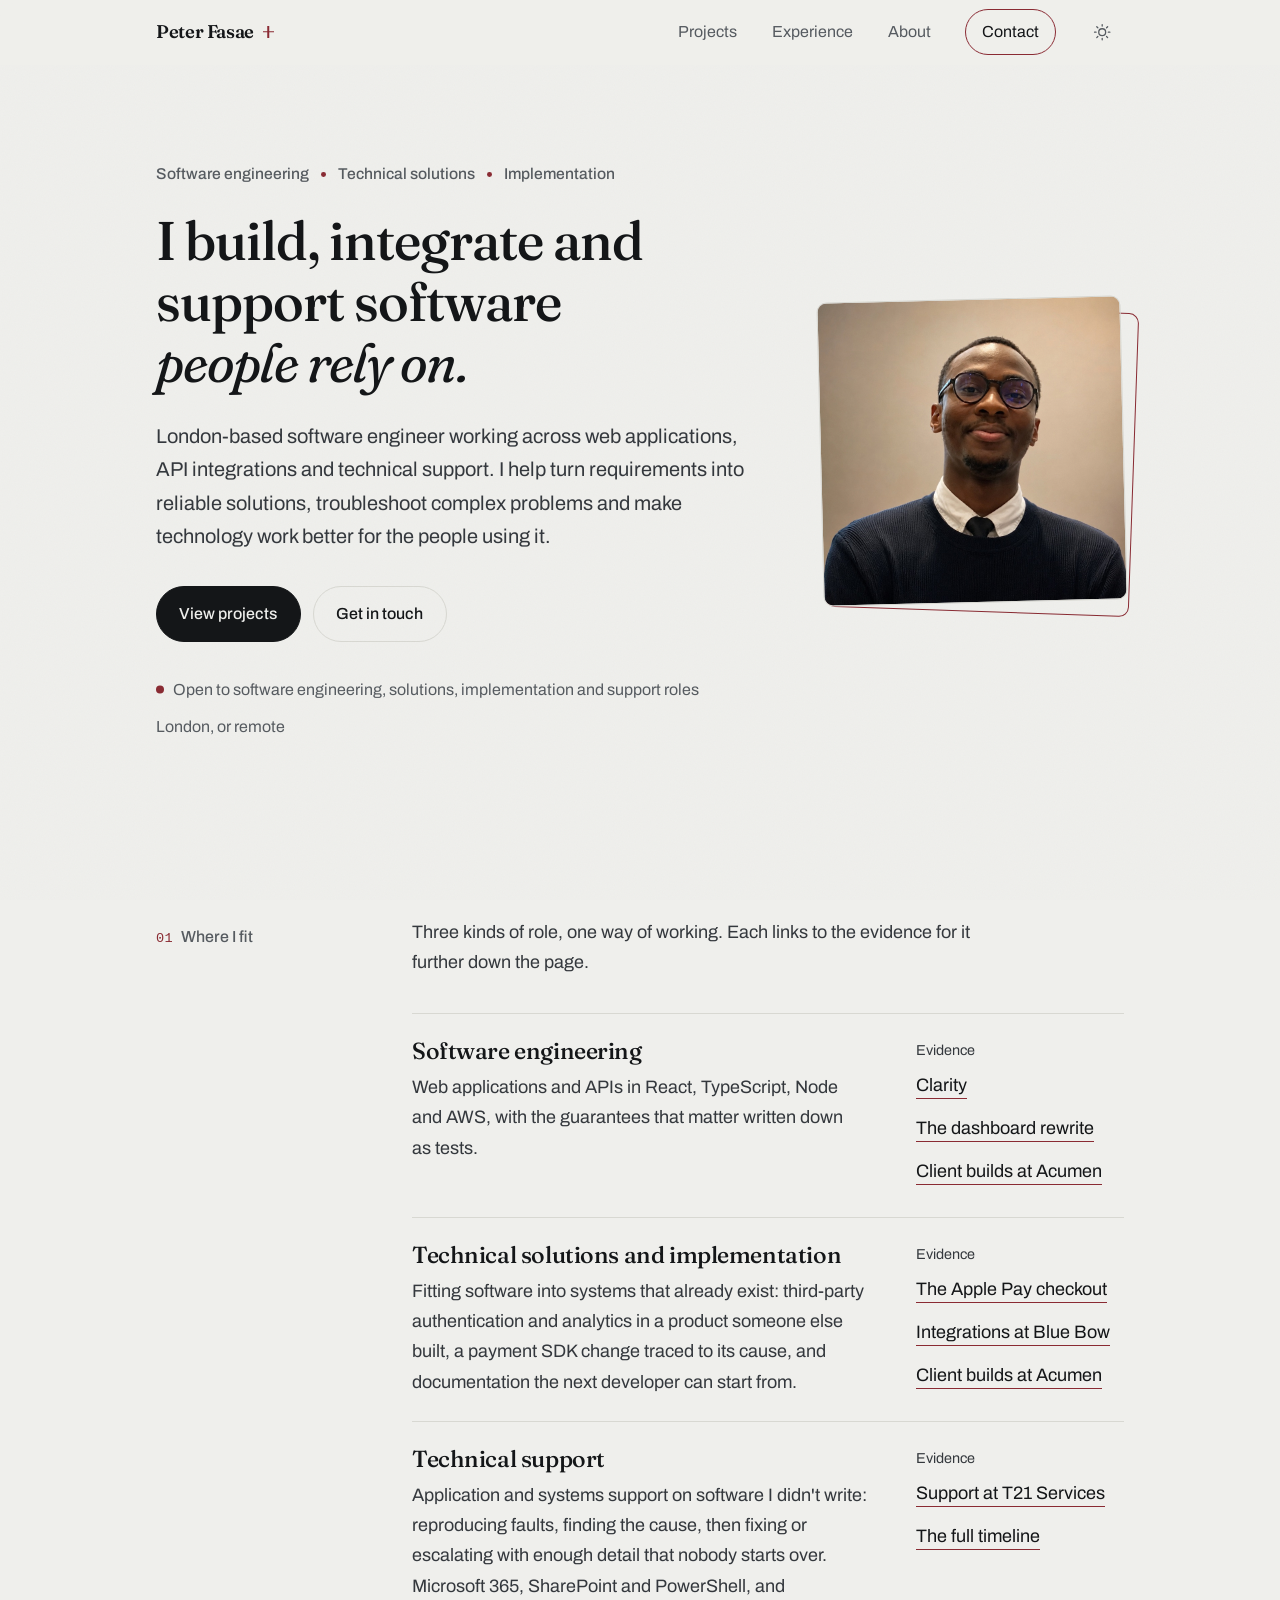
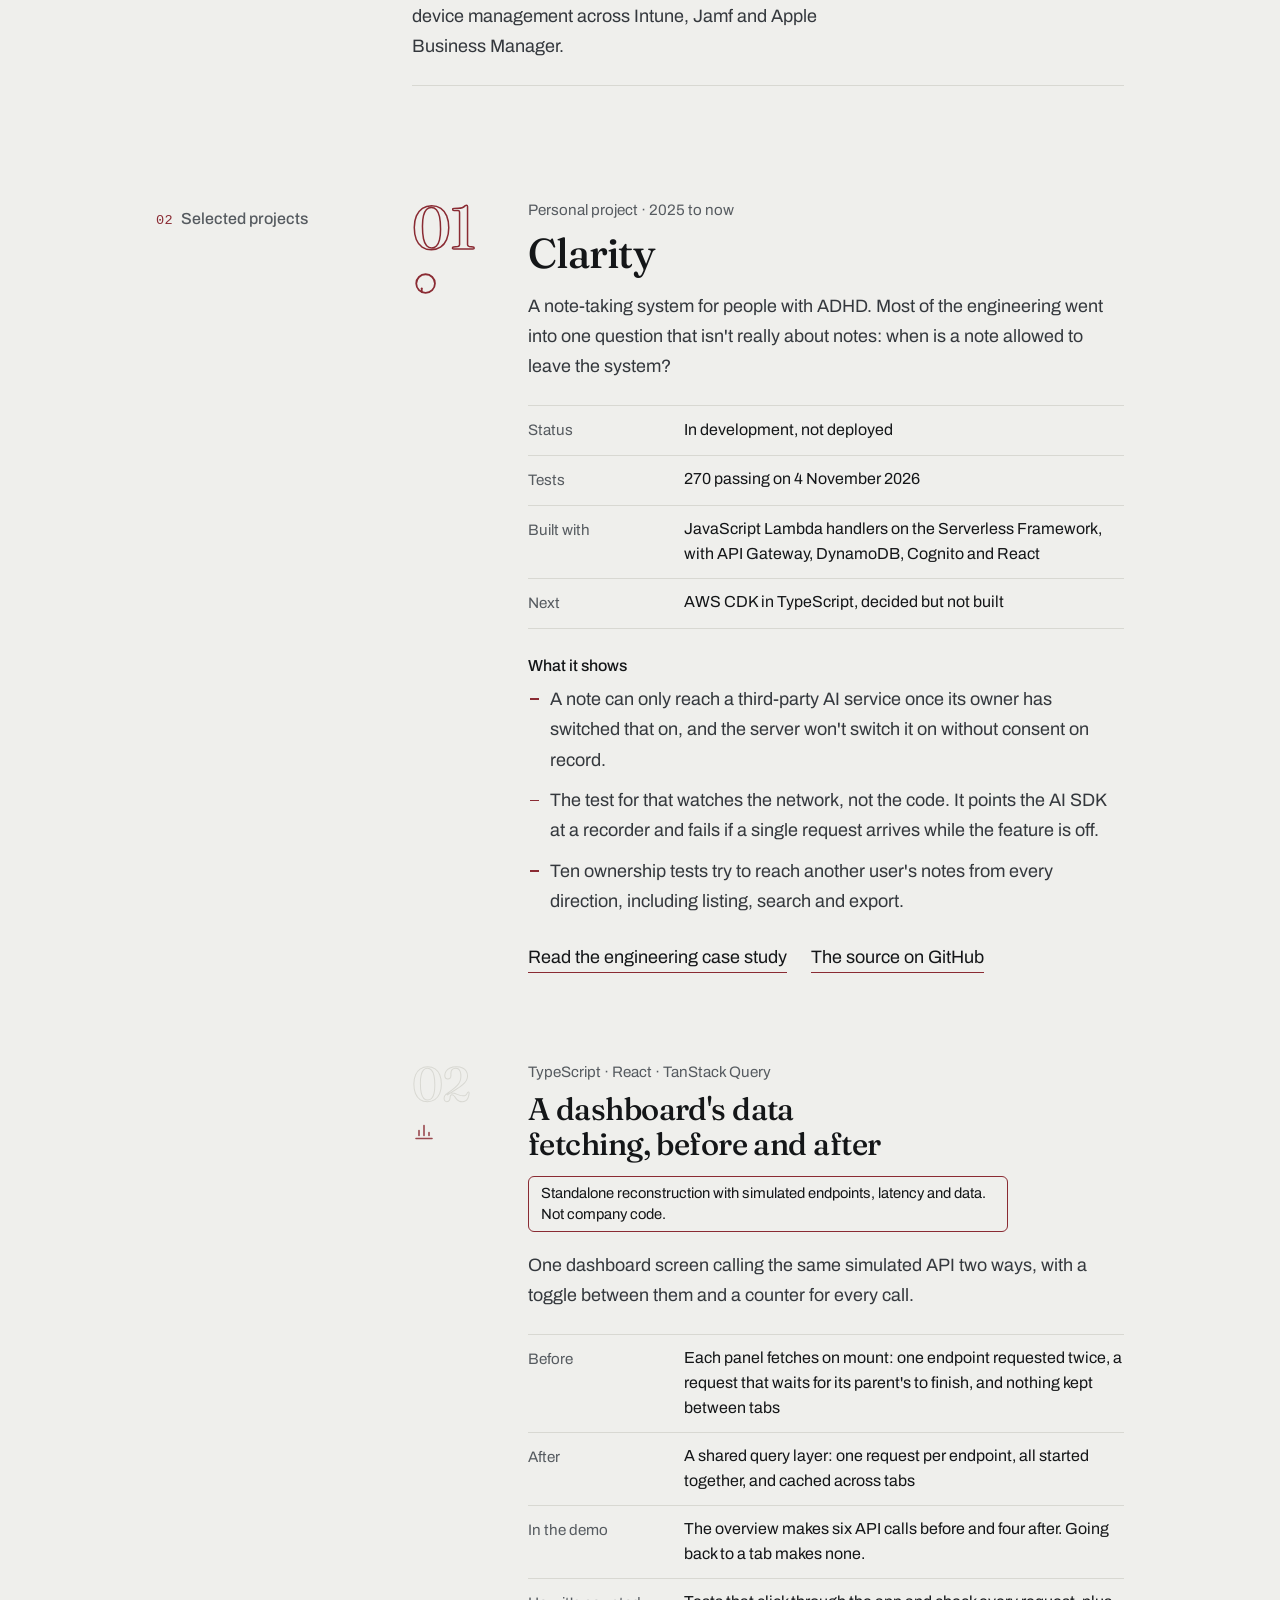
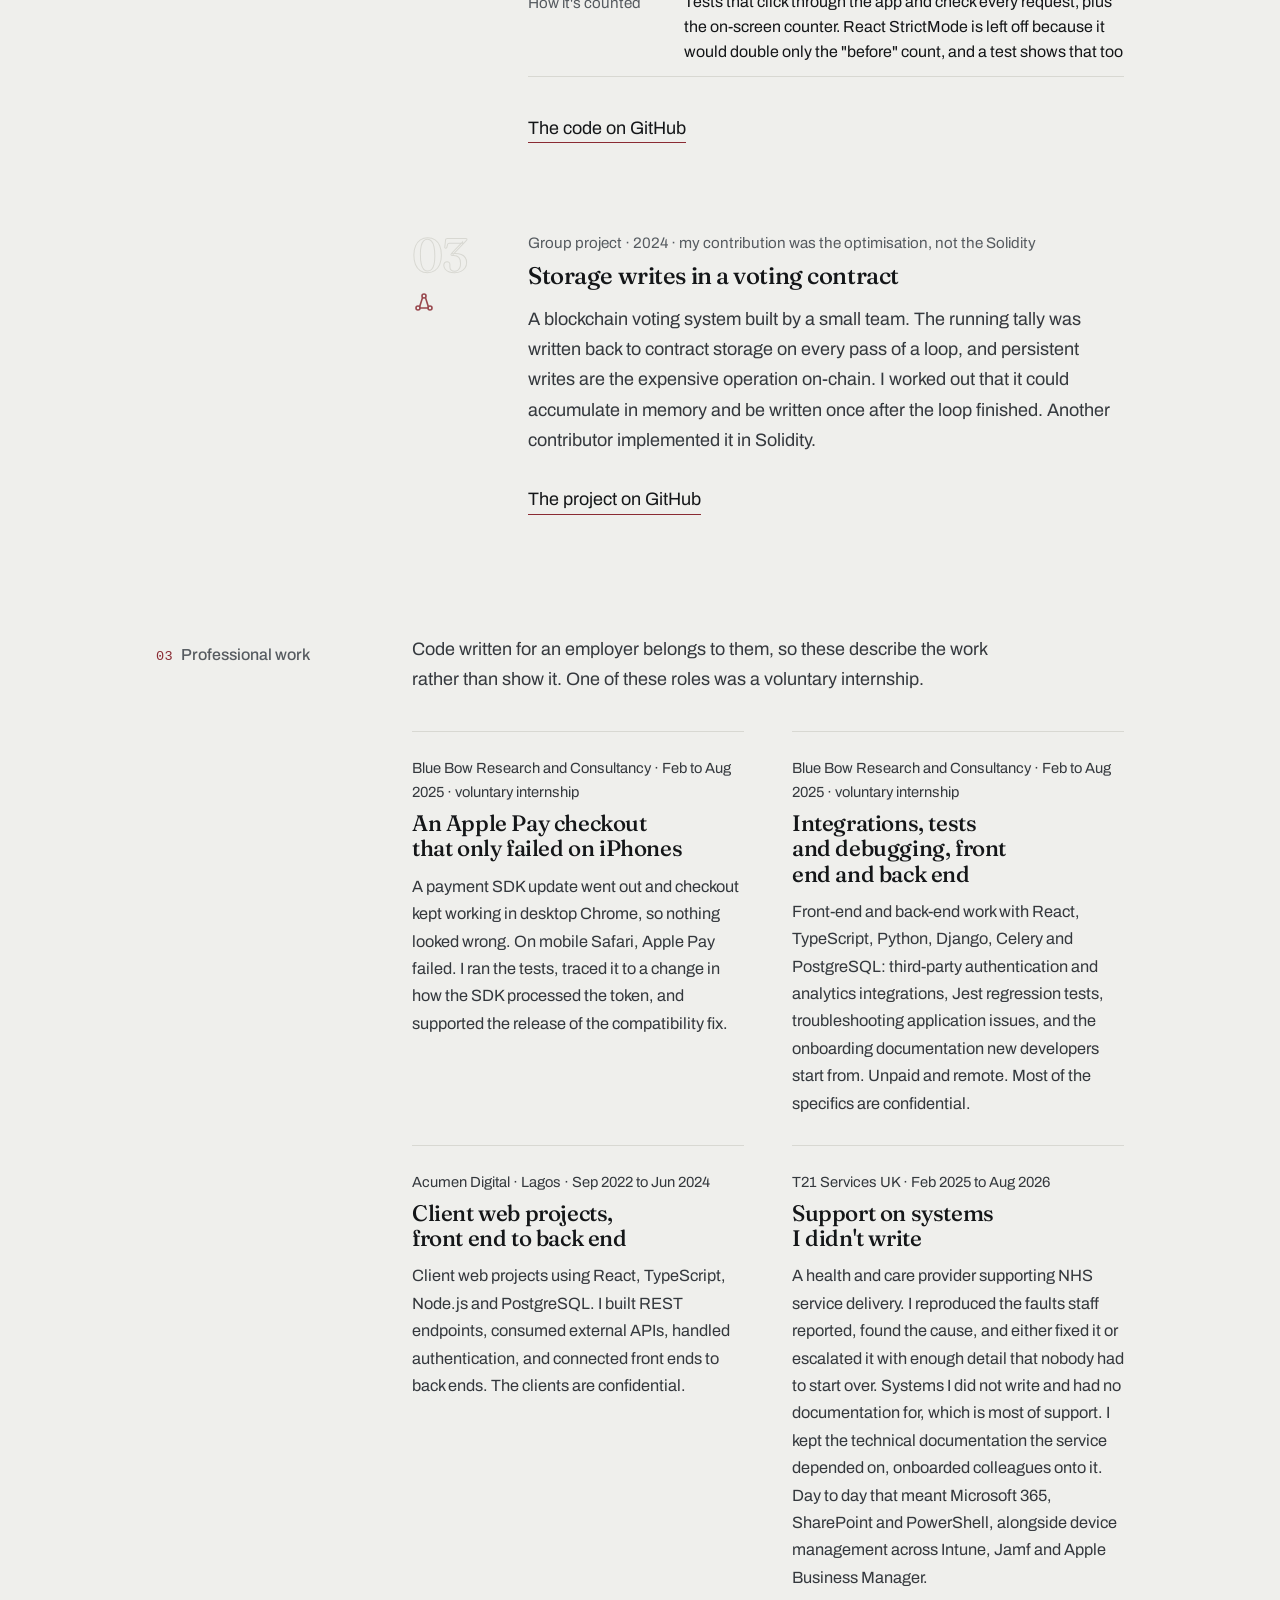
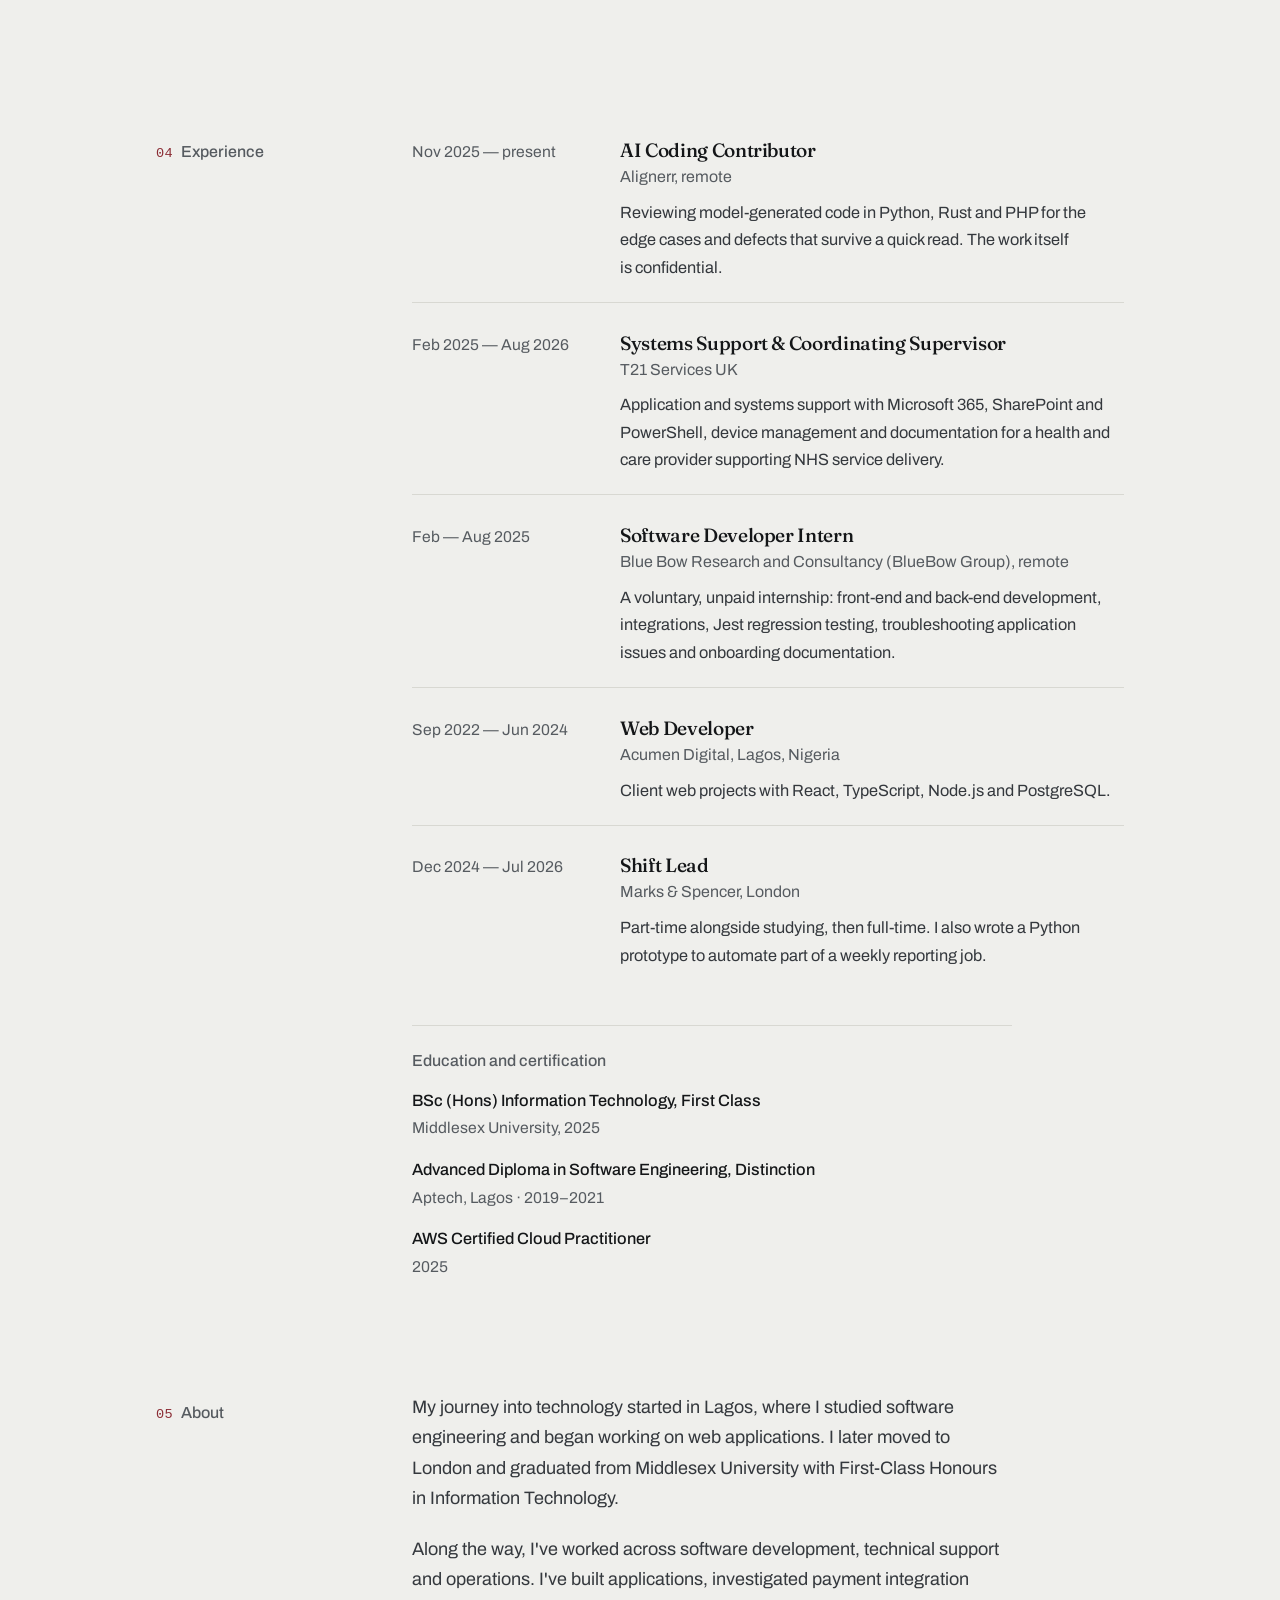
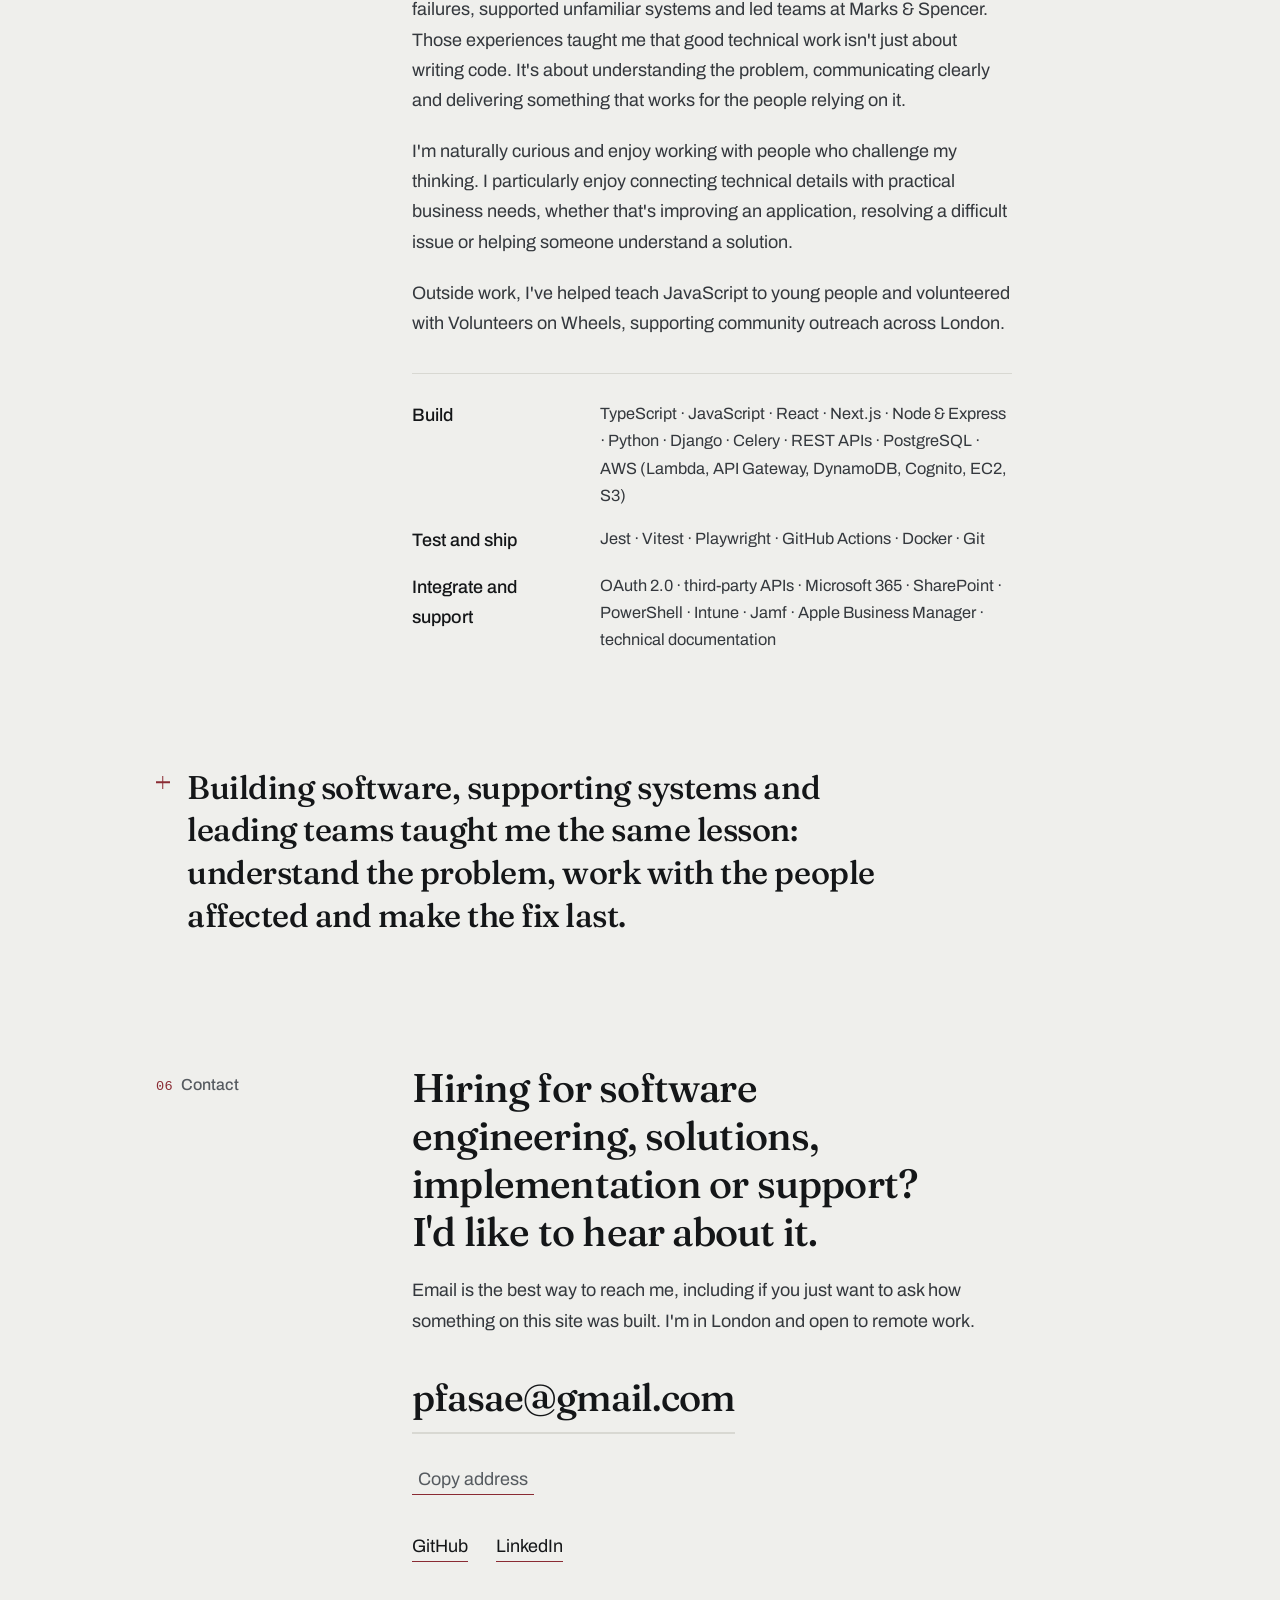
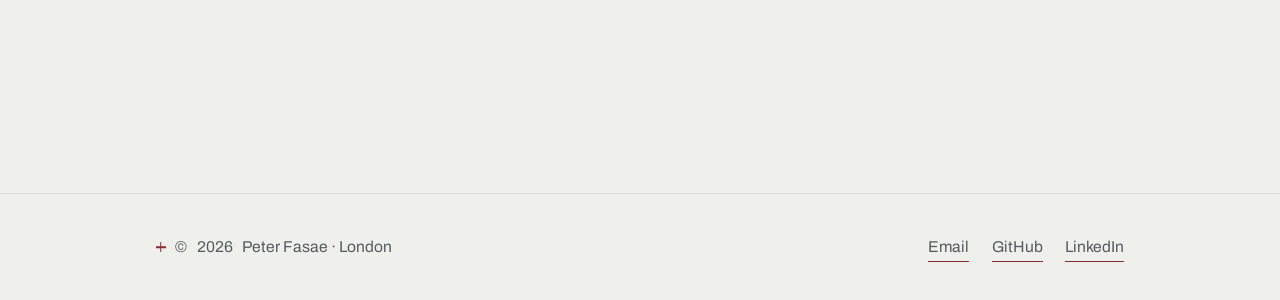
<file: index.html>
<!DOCTYPE html>
<html lang="en-GB">
<head>
<meta charset="utf-8">
<meta name="viewport" content="width=device-width, initial-scale=1">

<title>Peter Fasae — Software engineering, technical solutions and implementation, London</title>
<meta name="description" content="Peter Fasae, software engineer in London: React, TypeScript, Node and AWS, plus technical solutions, implementation and application support. Building Clarity.">
<link rel="canonical" href="https://peterfasae.github.io/">
<meta name="author" content="Peter Fasae">

<meta property="og:type" content="website">
<meta property="og:title" content="Peter Fasae — Software engineering, technical solutions and implementation">
<meta property="og:description" content="Software engineer in London. I build with React, TypeScript, Node and AWS, and I make what I build work alongside the systems and people already there.">
<meta property="og:url" content="https://peterfasae.github.io/">
<meta property="og:image" content="https://peterfasae.github.io/assets/img/preview.png?v=2">
<meta property="og:image:alt" content="Peter Fasae: I build software, then make it work where it lands. Software engineering, technical solutions, implementation.">
<meta property="og:image:width" content="1200">
<meta property="og:image:height" content="630">
<meta name="twitter:card" content="summary_large_image">

<meta name="theme-color" content="#efefec" media="(prefers-color-scheme: light)">
<meta name="theme-color" content="#121316" media="(prefers-color-scheme: dark)">

<link rel="icon" href="data:image/svg+xml,%3Csvg xmlns='http://www.w3.org/2000/svg' viewBox='0 0 64 64'%3E%3Crect width='64' height='64' rx='14' fill='%23141618'/%3E%3Ctext x='32' y='44' font-family='Georgia,serif' font-size='34' fill='%23efefec' text-anchor='middle'%3EP%3C/text%3E%3C/svg%3E">

<link rel="preconnect" href="https://fonts.googleapis.com">
<link rel="preconnect" href="https://fonts.gstatic.com" crossorigin>
<link href="https://fonts.googleapis.com/css2?family=Archivo:wght@400;500&family=Fraunces:opsz,wght@9..144,400..600&display=swap" rel="stylesheet">

<link rel="stylesheet" href="assets/site.css?v=8">

<script type="application/ld+json">
{
  "@context": "https://schema.org",
  "@type": "Person",
  "name": "Peter Fasae",
  "jobTitle": "Software Engineer",
  "url": "https://peterfasae.github.io/",
  "email": "mailto:pfasae@gmail.com",
  "address": { "@type": "PostalAddress", "addressLocality": "London", "addressCountry": "GB" },
  "alumniOf": [
    { "@type": "CollegeOrUniversity", "name": "Middlesex University" },
    { "@type": "EducationalOrganization", "name": "Aptech Computer Education" }
  ],
  "knowsAbout": ["Software Engineering", "Technical Solutions", "Systems Integration", "Application Support", "Technical Documentation", "Full-Stack Development", "TypeScript", "JavaScript", "React", "Next.js", "Node.js", "Express", "Python", "Django", "Celery", "REST APIs", "AWS Lambda", "API Gateway", "DynamoDB", "Amazon Cognito", "PostgreSQL", "Jest", "Test-Driven Development", "CI/CD", "Microsoft 365", "SharePoint", "PowerShell", "Microsoft Intune", "Jamf"],
  "sameAs": ["https://github.com/PeterFasae", "https://www.linkedin.com/in/peterfasae"]
}
</script>
</head>

<body>
<a class="skip" href="#main">Skip to content</a>

<header class="site-head">
  <div class="wrap head-inner">
    <a class="wordmark" href="/">Peter Fasae<span class="mark" aria-hidden="true"></span></a>
    <nav class="nav" aria-label="Sections">
      <a class="nav-section" href="#work">Projects</a>
      <a class="nav-section" href="#experience">Experience</a>
      <a class="nav-section" href="#about">About</a>
      <a class="nav-cta" href="#contact">Contact</a>
      <button class="theme-btn" id="themeBtn" type="button" aria-label="Switch to dark theme">
        <svg class="icon-sun" viewBox="0 0 24 24" fill="none" stroke="currentColor" stroke-width="1.7" stroke-linecap="round" aria-hidden="true"><circle cx="12" cy="12" r="4.5"/><path d="M12 2v2M12 20v2M2 12h2M20 12h2M4.9 4.9l1.4 1.4M17.7 17.7l1.4 1.4M19.1 4.9l-1.4 1.4M6.3 17.7l-1.4 1.4"/></svg>
        <svg class="icon-moon" viewBox="0 0 24 24" fill="none" stroke="currentColor" stroke-width="1.7" stroke-linecap="round" stroke-linejoin="round" aria-hidden="true"><path d="M20 14.5A8.5 8.5 0 0 1 9.5 4a8.5 8.5 0 1 0 10.5 10.5z"/></svg>
      </button>
    </nav>
  </div>
</header>

<main id="main">

  <section class="hero wrap" aria-labelledby="hero-title">
    <div class="hero-grid">
      <div>
        <ul class="eyebrow" aria-label="What I do">
          <li>Software engineering</li>
          <li>Technical solutions</li>
          <li>Implementation</li>
        </ul>

        <h1 id="hero-title">I build, integrate and support software <em>people rely on.</em></h1>

        <p class="hero-lede">London-based software engineer working across web applications, API integrations and technical support. I help turn requirements into reliable solutions, troubleshoot complex problems and make technology work better for the people using it.</p>

        <p class="cta-row">
          <a class="btn" href="#work">View projects</a>
          <a class="btn btn-quiet" href="mailto:pfasae@gmail.com">Get in touch</a>
        </p>

        <p class="hero-meta">
          <span class="availability">Open to software engineering, solutions, implementation and support roles</span>
          <span>London, or remote</span>
        </p>
      </div>

      <figure class="portrait">
        <img src="me/portrait.jpg" width="900" height="900" alt="Peter Fasae" fetchpriority="high" decoding="async">
      </figure>
    </div>
  </section>

  <section class="section wrap" id="fit" aria-labelledby="fit-title">
    <div class="band">
      <h2 class="band-label" id="fit-title">Where I fit</h2>
      <div>
        <p class="section-intro">Three kinds of role, one way of working. Each links to the evidence
          for it further down the page.</p>

        <ul class="paths">
          <li class="path">
            <div>
              <h3>Software engineering</h3>
              <p>Web applications and APIs in React, TypeScript, Node and AWS, with the guarantees that
                matter written down as tests.</p>
            </div>
            <div class="path-evidence">
              <p class="path-label">Evidence</p>
              <ul>
                <li><a class="link" href="#clarity">Clarity</a></li>
                <li><a class="link" href="#dashboard">The dashboard rewrite</a></li>
                <li><a class="link" href="#acumen">Client builds at Acumen</a></li>
              </ul>
            </div>
          </li>

          <li class="path">
            <div>
              <h3>Technical solutions and implementation</h3>
              <p>Fitting software into systems that already exist: third-party authentication and
                analytics in a product someone else built, a payment SDK change traced to its cause,
                and documentation the next developer can start from.</p>
            </div>
            <div class="path-evidence">
              <p class="path-label">Evidence</p>
              <ul>
                <li><a class="link" href="#apple-pay">The Apple Pay checkout</a></li>
                <li><a class="link" href="#bluebow">Integrations at Blue Bow</a></li>
                <li><a class="link" href="#acumen">Client builds at Acumen</a></li>
              </ul>
            </div>
          </li>

          <li class="path">
            <div>
              <h3>Technical support</h3>
              <p>Application and systems support on software I didn't write: reproducing faults,
                finding the cause, then fixing or escalating with enough detail that nobody starts
                over. Microsoft 365, SharePoint and PowerShell, and device management across Intune,
                Jamf and Apple Business Manager.</p>
            </div>
            <div class="path-evidence">
              <p class="path-label">Evidence</p>
              <ul>
                <li><a class="link" href="#t21">Support at T21 Services</a></li>
                <li><a class="link" href="#experience">The full timeline</a></li>
              </ul>
            </div>
          </li>
        </ul>
      </div>
    </div>
  </section>

  <section class="section wrap" id="work" aria-labelledby="work-title">
    <div class="band">
      <h2 class="band-label" id="work-title">Selected projects</h2>
      <div class="work">

        <article class="work-item work-item--flagship" id="clarity" aria-labelledby="clarity-title">
          <div class="work-mark" aria-hidden="true">
            <span class="work-num">01</span>
            <svg class="work-icon" viewBox="0 0 24 24" fill="none" stroke="currentColor" stroke-width="1.6" stroke-linecap="round"><circle cx="12" cy="12" r="8.25"/><path d="M8.6 19.3v-3.1"/></svg>
          </div>
          <div>
            <p class="kicker">Personal project · 2025 to now</p>
            <h3 id="clarity-title">Clarity</h3>
            <p class="lede">A note-taking system for people with ADHD. Most of the engineering went
              into one question that isn't really about notes: when is a note allowed to leave the
              system?</p>

            <dl class="facts">
              <div><dt>Status</dt><dd>In development, not deployed</dd></div>
              <div><dt>Tests</dt><dd>270 passing on 4 November 2026</dd></div>
              <div><dt>Built with</dt><dd>JavaScript Lambda handlers on the Serverless Framework, with API Gateway, DynamoDB, Cognito and React</dd></div>
              <div><dt>Next</dt><dd>AWS CDK in TypeScript, decided but not built</dd></div>
            </dl>

            <h4 class="shows-title">What it shows</h4>
            <ul class="shows">
              <li>A note can only reach a third-party AI service once its owner has switched that on,
                and the server won't switch it on without consent on record.</li>
              <li>The test for that watches the network, not the code. It points the AI SDK at a
                recorder and fails if a single request arrives while the feature is off.</li>
              <li>Ten ownership tests try to reach another user's notes from every direction,
                including listing, search and export.</li>
            </ul>

            <p class="work-links">
              <a class="link" href="clarity.html">Read the engineering case study</a>
              <a class="link" href="https://github.com/PeterFasae/clarity" target="_blank" rel="noopener">The source on GitHub</a>
            </p>
          </div>
        </article>

        <article class="work-item" id="dashboard" aria-labelledby="dashboard-title">
          <div class="work-mark" aria-hidden="true">
            <span class="work-num">02</span>
            <svg class="work-icon" viewBox="0 0 24 24" fill="none" stroke="currentColor" stroke-width="1.6" stroke-linecap="round"><path d="M4 19.5h16M7 16.5v-5M12 16.5v-10M17 16.5v-3"/></svg>
          </div>
          <div>
            <p class="kicker">TypeScript · React · TanStack Query</p>
            <h3 id="dashboard-title">A dashboard's data fetching, before and after</h3>
            <p class="badge">Standalone reconstruction with simulated endpoints, latency and data. Not company code.</p>
            <p class="lede">One dashboard screen calling the same simulated API two ways, with a toggle
              between them and a counter for every call.</p>

            <dl class="facts">
              <div><dt>Before</dt><dd>Each panel fetches on mount: one endpoint requested twice, a request that waits for its parent's to finish, and nothing kept between tabs</dd></div>
              <div><dt>After</dt><dd>A shared query layer: one request per endpoint, all started together, and cached across tabs</dd></div>
              <div><dt>In the demo</dt><dd>The overview makes six API calls before and four after. Going back to a tab makes none.</dd></div>
              <div><dt>How it's counted</dt><dd>Tests that click through the app and check every request, plus the on-screen counter. React StrictMode is left off because it would double only the "before" count, and a test shows that too</dd></div>
            </dl>

            <p class="work-links">
              <a class="link" href="https://github.com/PeterFasae/dashboard-performance-rewrite" target="_blank" rel="noopener">The code on GitHub</a>
            </p>
          </div>
        </article>

        <article class="work-item work-item--minor" id="voting" aria-labelledby="voting-title">
          <div class="work-mark" aria-hidden="true">
            <span class="work-num">03</span>
            <svg class="work-icon" viewBox="0 0 24 24" fill="none" stroke="currentColor" stroke-width="1.6" stroke-linecap="round"><circle cx="6" cy="18" r="2"/><circle cx="18" cy="18" r="2"/><circle cx="12" cy="6" r="2"/><path d="M7.7 16.5 10.5 7.8M16.3 16.5 13.5 7.8M8 18h8"/></svg>
          </div>
          <div>
            <p class="kicker">Group project · 2024 · my contribution was the optimisation, not the Solidity</p>
            <h3 id="voting-title">Storage writes in a voting contract</h3>
            <p>A blockchain voting system built by a small team. The running tally was written back to
              contract storage on every pass of a loop, and persistent writes are the expensive
              operation on-chain. I worked out that it could accumulate in memory and be written once
              after the loop finished. Another contributor implemented it in Solidity.</p>
            <p class="work-links">
              <a class="link" href="https://github.com/lesley-ayemi/blockchain-voting" target="_blank" rel="noopener">The project on GitHub</a>
            </p>
          </div>
        </article>

      </div>
    </div>
  </section>

  <section class="section wrap" id="professional" aria-labelledby="professional-title">
    <div class="band">
      <h2 class="band-label" id="professional-title">Professional work</h2>
      <div>
        <p class="section-intro">Code written for an employer belongs to them, so these describe the
          work rather than show it. One of these roles was a voluntary internship.</p>

        <div class="cases">
          <article class="case" id="apple-pay" aria-labelledby="apple-pay-title">
            <p class="kicker">Blue Bow Research and Consultancy · Feb to Aug 2025 · voluntary internship</p>
            <h3 id="apple-pay-title">An Apple Pay checkout that only failed on iPhones</h3>
            <p>A payment SDK update went out and checkout kept working in desktop Chrome, so nothing
              looked wrong. On mobile Safari, Apple Pay failed. I ran the tests, traced it to a change
              in how the SDK processed the token, and supported the release of the compatibility
              fix.</p>
          </article>

          <article class="case" id="bluebow" aria-labelledby="bluebow-title">
            <p class="kicker">Blue Bow Research and Consultancy · Feb to Aug 2025 · voluntary internship</p>
            <h3 id="bluebow-title">Integrations, tests and debugging, front end and back end</h3>
            <p>Front-end and back-end work with React, TypeScript, Python, Django, Celery and
              PostgreSQL: third-party authentication and analytics integrations, Jest regression
              tests, troubleshooting application issues, and the onboarding documentation new
              developers start from. Unpaid and remote. Most of the specifics are confidential.</p>
          </article>

          <article class="case" id="acumen" aria-labelledby="acumen-title">
            <p class="kicker">Acumen Digital · Lagos · Sep 2022 to Jun 2024</p>
            <h3 id="acumen-title">Client web projects, front end to back end</h3>
            <p>Client web projects using React, TypeScript, Node.js and PostgreSQL. I built REST endpoints, consumed
              external APIs, handled authentication, and connected front ends to back ends. The
              clients are confidential.</p>
          </article>

          <article class="case" id="t21" aria-labelledby="t21-title">
            <p class="kicker">T21 Services UK · Feb 2025 to Aug 2026</p>
            <h3 id="t21-title">Support on systems I didn't write</h3>
            <p>A health and care provider supporting NHS service delivery. I reproduced the faults
              staff reported, found the cause, and either fixed it or escalated it with enough detail
              that nobody had to start over. Systems I did not write and had no documentation for,
              which is most of support. I kept the technical documentation the service depended on,
              onboarded colleagues onto it. Day to day that meant Microsoft 365, SharePoint and
              PowerShell, alongside device management across Intune, Jamf and Apple Business
              Manager.</p>
          </article>
        </div>
      </div>
    </div>
  </section>

  <section class="section wrap" id="experience" aria-labelledby="experience-title">
    <div class="band">
      <h2 class="band-label" id="experience-title">Experience</h2>
      <div>
        <ol class="roles">
          <li>
            <p class="when">Nov 2025 — present</p>
            <div>
              <h3>AI Coding Contributor</h3>
              <p class="where">Alignerr, remote</p>
              <p>Reviewing model-generated code in Python, Rust and PHP for the edge cases and defects
                that survive a quick read. The work itself is confidential.</p>
            </div>
          </li>

          <li>
            <p class="when">Feb 2025 — Aug 2026</p>
            <div>
              <h3>Systems Support &amp; Coordinating Supervisor</h3>
              <p class="where">T21 Services UK</p>
              <p>Application and systems support with Microsoft 365, SharePoint and PowerShell, device
                management and documentation for a health and care provider supporting NHS service
                delivery.</p>
            </div>
          </li>

          <li>
            <p class="when">Feb — Aug 2025</p>
            <div>
              <h3>Software Developer Intern</h3>
              <p class="where">Blue Bow Research and Consultancy (BlueBow Group), remote</p>
              <p>A voluntary, unpaid internship: front-end and back-end development, integrations,
                Jest regression testing, troubleshooting application issues and onboarding
                documentation.</p>
            </div>
          </li>

          <li>
            <p class="when">Sep 2022 — Jun 2024</p>
            <div>
              <h3>Web Developer</h3>
              <p class="where">Acumen Digital, Lagos, Nigeria</p>
              <p>Client web projects with React, TypeScript, Node.js and PostgreSQL.</p>
            </div>
          </li>

          <li>
            <p class="when">Dec 2024 — Jul 2026</p>
            <div>
              <h3>Shift Lead</h3>
              <p class="where">Marks &amp; Spencer, London</p>
              <p>Part-time alongside studying, then full-time. I also wrote a Python prototype to
                automate part of a weekly reporting job.</p>
            </div>
          </li>
        </ol>

        <div class="study">
          <h3 class="study-title">Education and certification</h3>
          <div>
            <strong>BSc (Hons) Information Technology, First Class</strong>
            <span>Middlesex University, 2025</span>
          </div>
          <div>
            <strong>Advanced Diploma in Software Engineering, Distinction</strong>
            <span>Aptech, Lagos · 2019–2021</span>
          </div>
          <div>
            <strong>AWS Certified Cloud Practitioner</strong>
            <span>2025</span>
          </div>
        </div>
      </div>
    </div>
  </section>

  <section class="section wrap" id="about" aria-labelledby="about-title">
    <div class="band">
      <h2 class="band-label" id="about-title">About</h2>
      <div class="about">
        <p>My journey into technology started in Lagos, where I studied software engineering and began working on web applications. I later moved to London and graduated from Middlesex University with First-Class Honours in Information Technology.</p>
        <p>Along the way, I've worked across software development, technical support and operations. I've built applications, investigated payment integration failures, supported unfamiliar systems and led teams at Marks & Spencer. Those experiences taught me that good technical work isn't just about writing code. It's about understanding the problem, communicating clearly and delivering something that works for the people relying on it.</p>
        <p>I'm naturally curious and enjoy working with people who challenge my thinking. I particularly enjoy connecting technical details with practical business needs, whether that's improving an application, resolving a difficult issue or helping someone understand a solution.</p>
        <p>Outside work, I've helped teach JavaScript to young people and volunteered with Volunteers on Wheels, supporting community outreach across London.</p>

        <dl class="skills">
          <div>
            <dt>Build</dt>
            <dd>TypeScript · JavaScript · React · Next.js · Node &amp; Express · Python · Django · Celery · REST APIs · PostgreSQL · AWS (Lambda, API Gateway, DynamoDB, Cognito, EC2, S3)</dd>
          </div>
          <div>
            <dt>Test and ship</dt>
            <dd>Jest · Vitest · Playwright · GitHub Actions · Docker · Git</dd>
          </div>
          <div>
            <dt>Integrate and support</dt>
            <dd>OAuth 2.0 · third-party APIs · Microsoft 365 · SharePoint · PowerShell · Intune · Jamf · Apple Business Manager · technical documentation</dd>
          </div>
        </dl>
      </div>
    </div>
  </section>

  <aside class="pull-stmt wrap" aria-hidden="true">
    <span class="mark"></span>
    <p>Building software, supporting systems and leading teams taught me the same lesson:
      understand the problem, work with the people affected and make the fix last.</p>
  </aside>

  <section class="section wrap" id="contact" aria-labelledby="contact-title">
    <div class="band">
      <h2 class="band-label" id="contact-title">Contact</h2>
      <div class="contact">
        <p class="contact-lede">Hiring for software engineering, solutions, implementation or
          support? I'd like to hear about it.</p>
        <p class="measure">Email is the best way to reach me, including if you just want to ask how
          something on this site was built. I'm in London and open to remote work.</p>

        <a class="contact-mail" href="mailto:pfasae@gmail.com">pfasae@gmail.com</a>

        <p>
          <button class="link link-muted" id="copyBtn" type="button" data-email="pfasae@gmail.com">Copy address</button>
          <span class="vh" role="status" aria-live="polite" id="copyStatus"></span>
        </p>

        <p class="elsewhere">
          <a class="link" href="https://github.com/PeterFasae" target="_blank" rel="noopener">GitHub</a>
          <a class="link" href="https://www.linkedin.com/in/peterfasae" target="_blank" rel="noopener">LinkedIn</a>
        </p>
      </div>
    </div>
  </section>

</main>

<footer class="site-foot">
  <div class="wrap foot-inner">
    <p><span class="mark" aria-hidden="true"></span>© <span id="year">2026</span> Peter Fasae · London</p>
    <p class="foot-links">
      <a class="link link-muted" href="mailto:pfasae@gmail.com">Email</a>
      <a class="link link-muted" href="https://github.com/PeterFasae" target="_blank" rel="noopener">GitHub</a>
      <a class="link link-muted" href="https://www.linkedin.com/in/peterfasae" target="_blank" rel="noopener">LinkedIn</a>
    </p>
  </div>
</footer>

<script src="assets/site.js?v=8" defer></script>
</body>
</html>
</file>
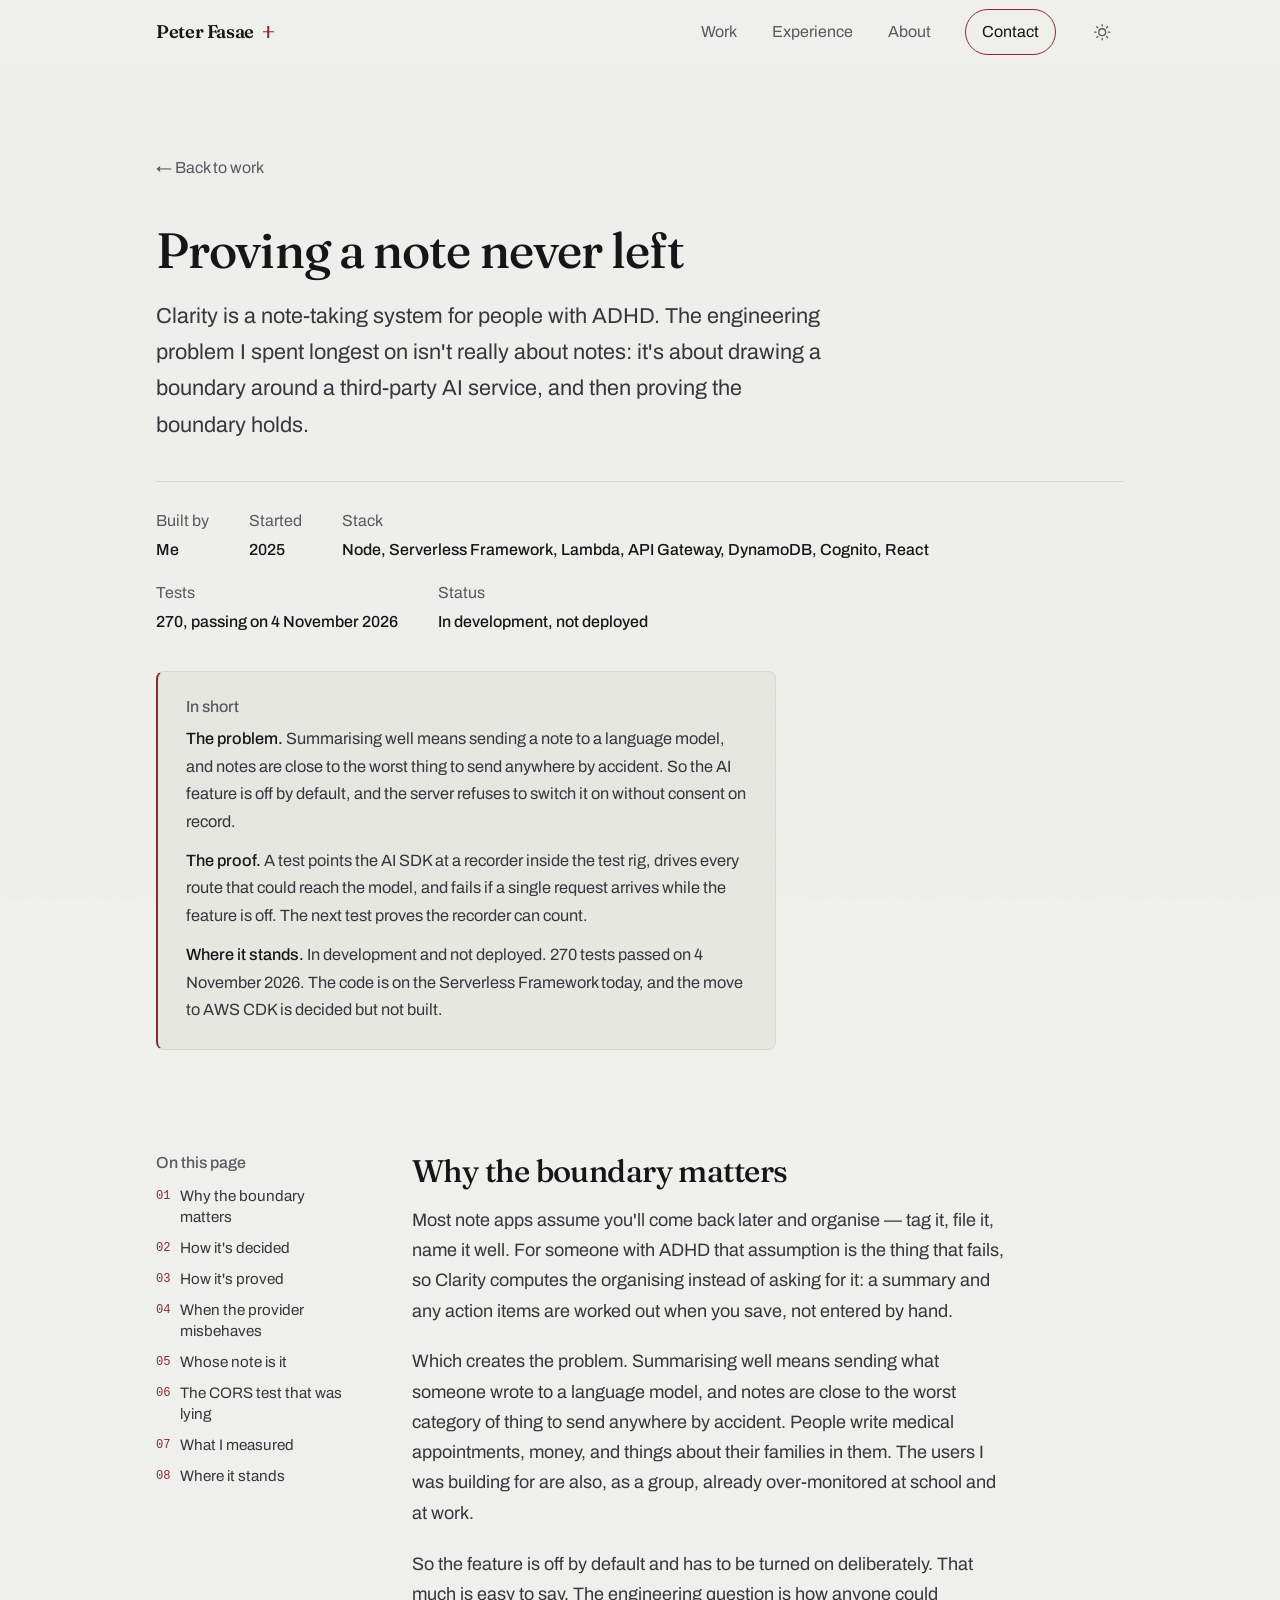
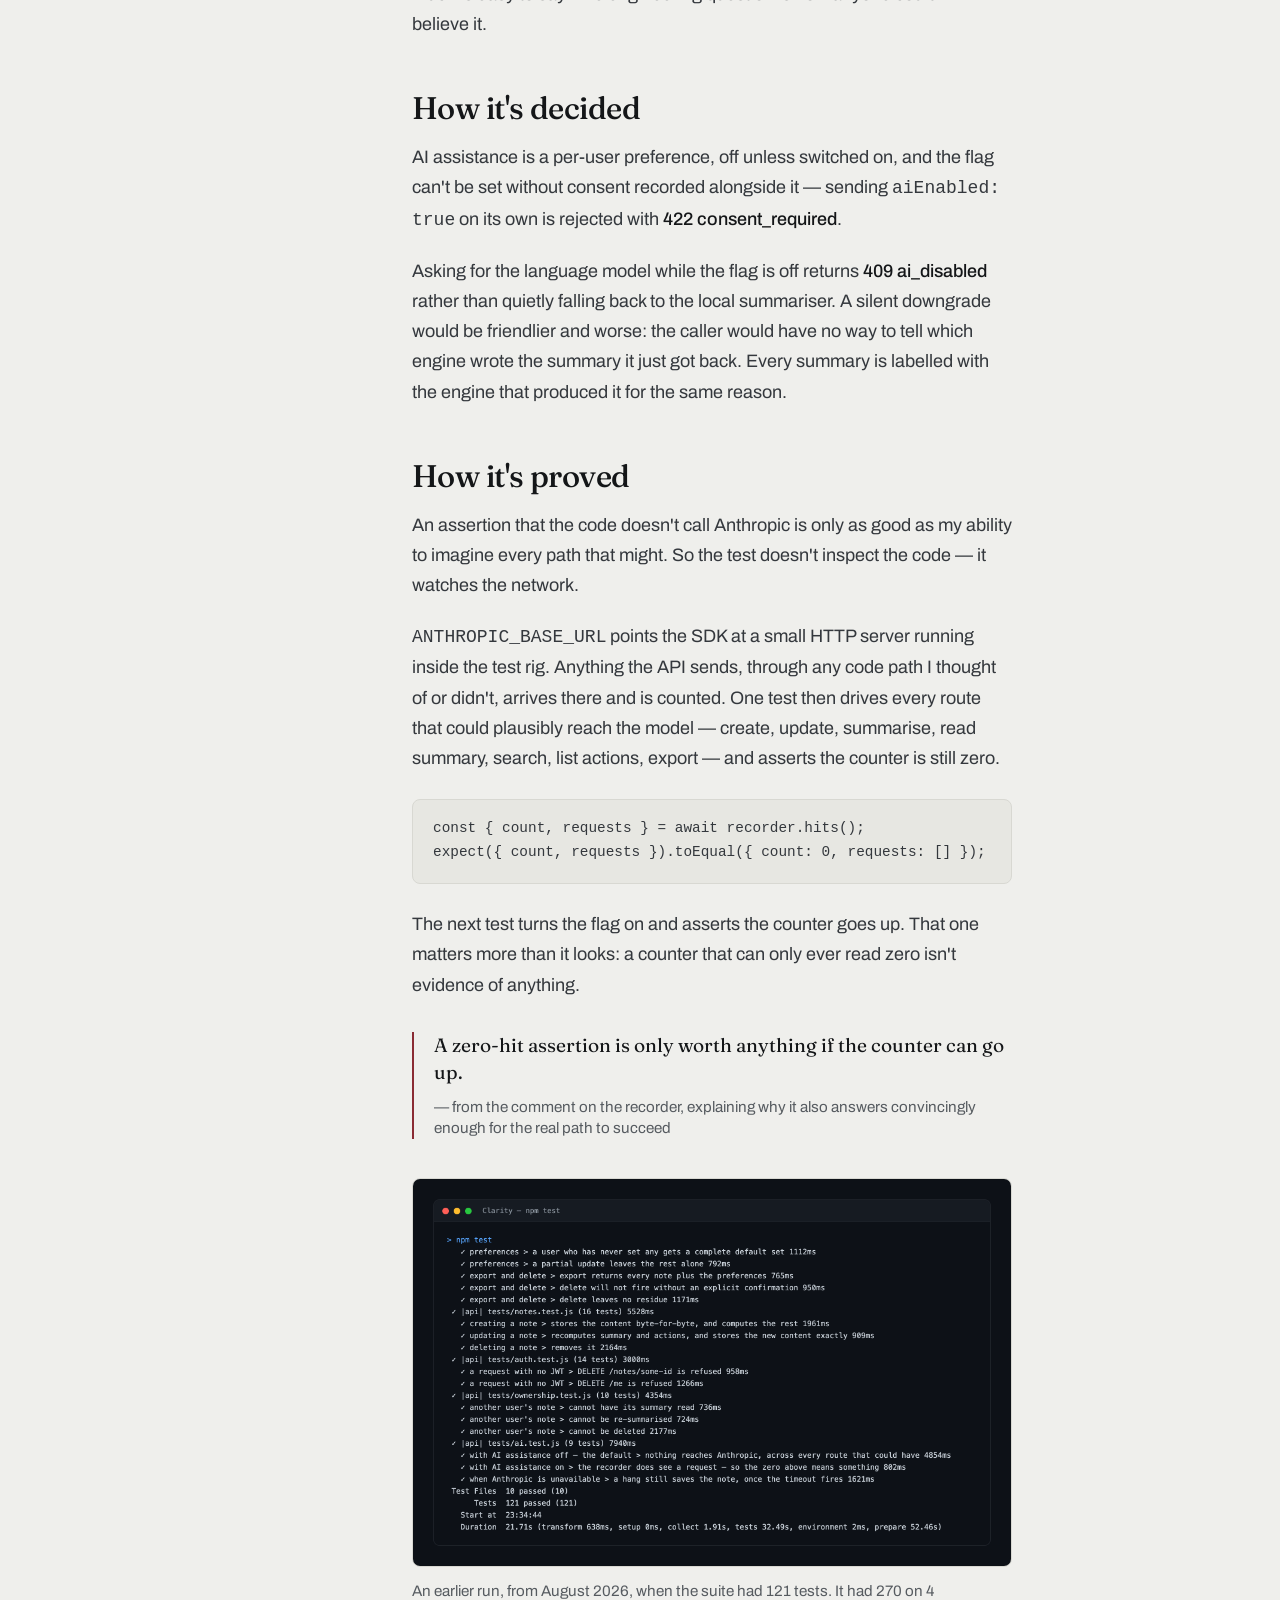
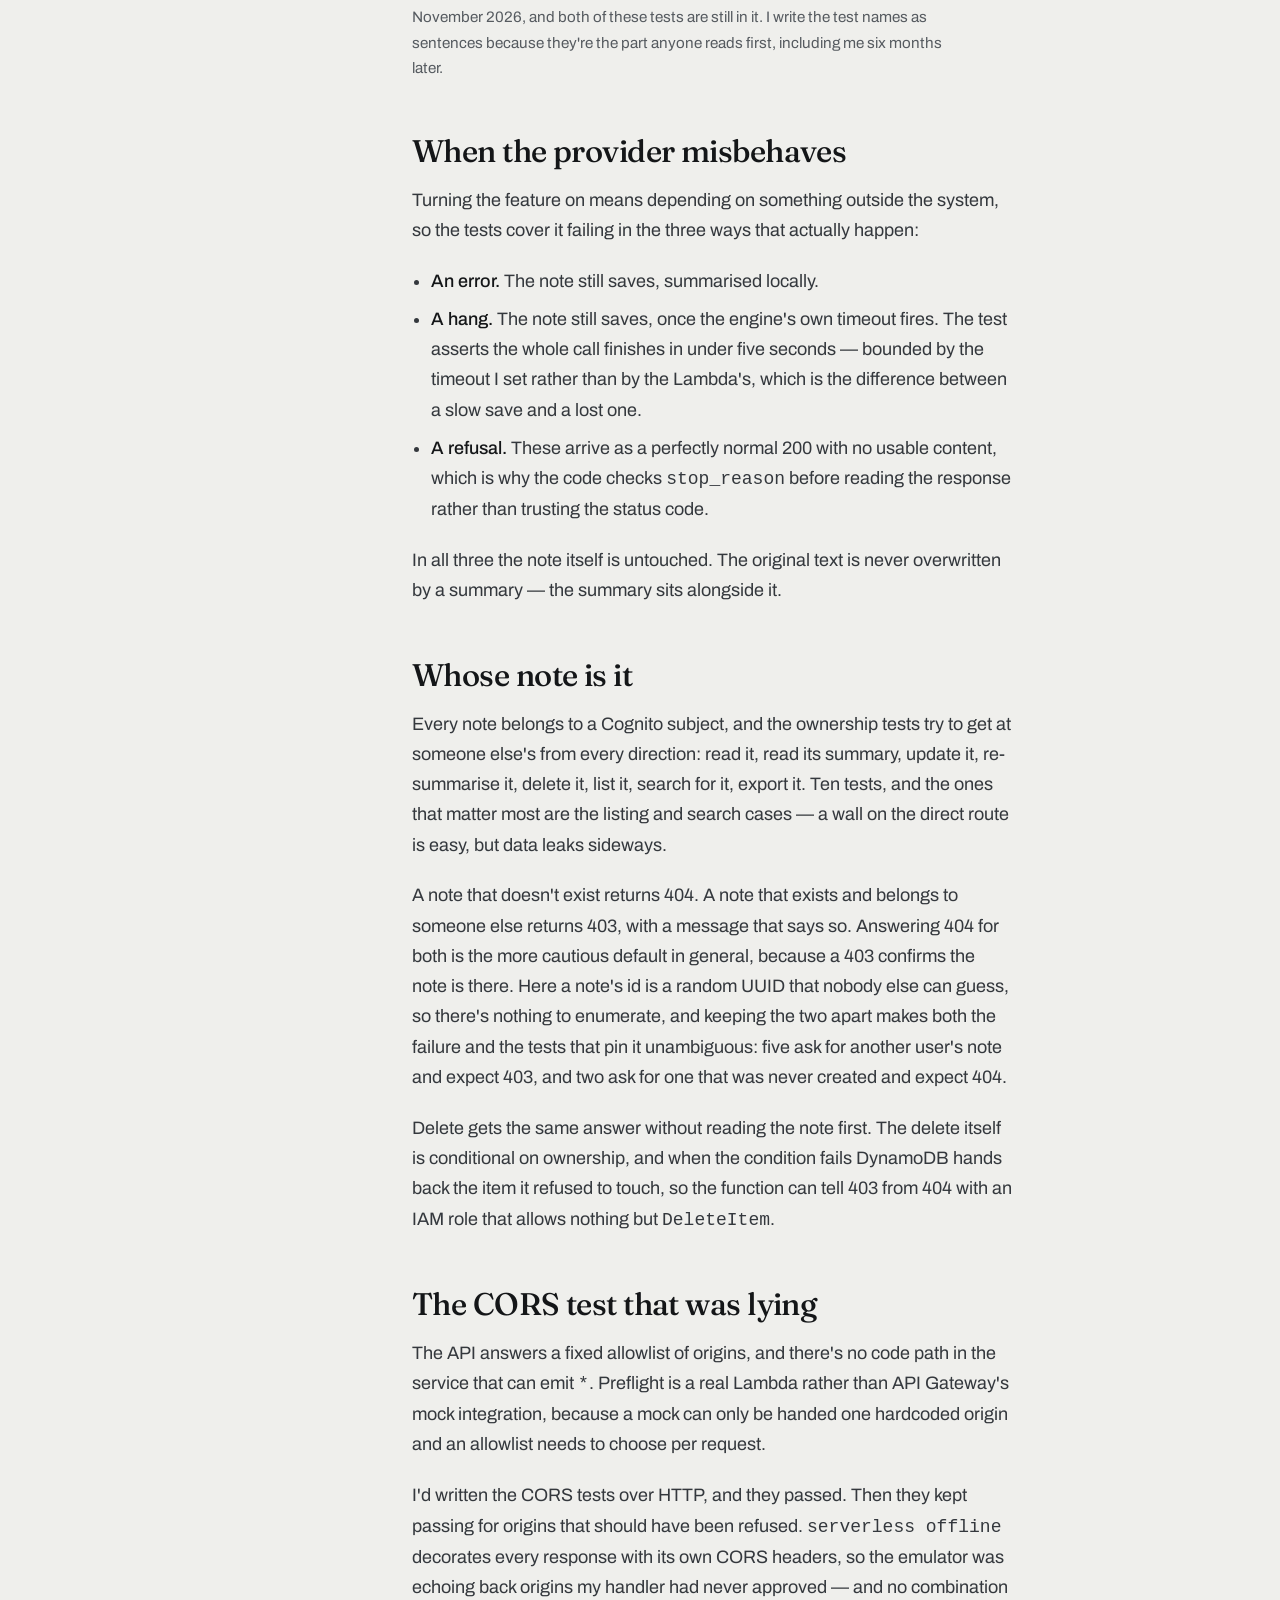
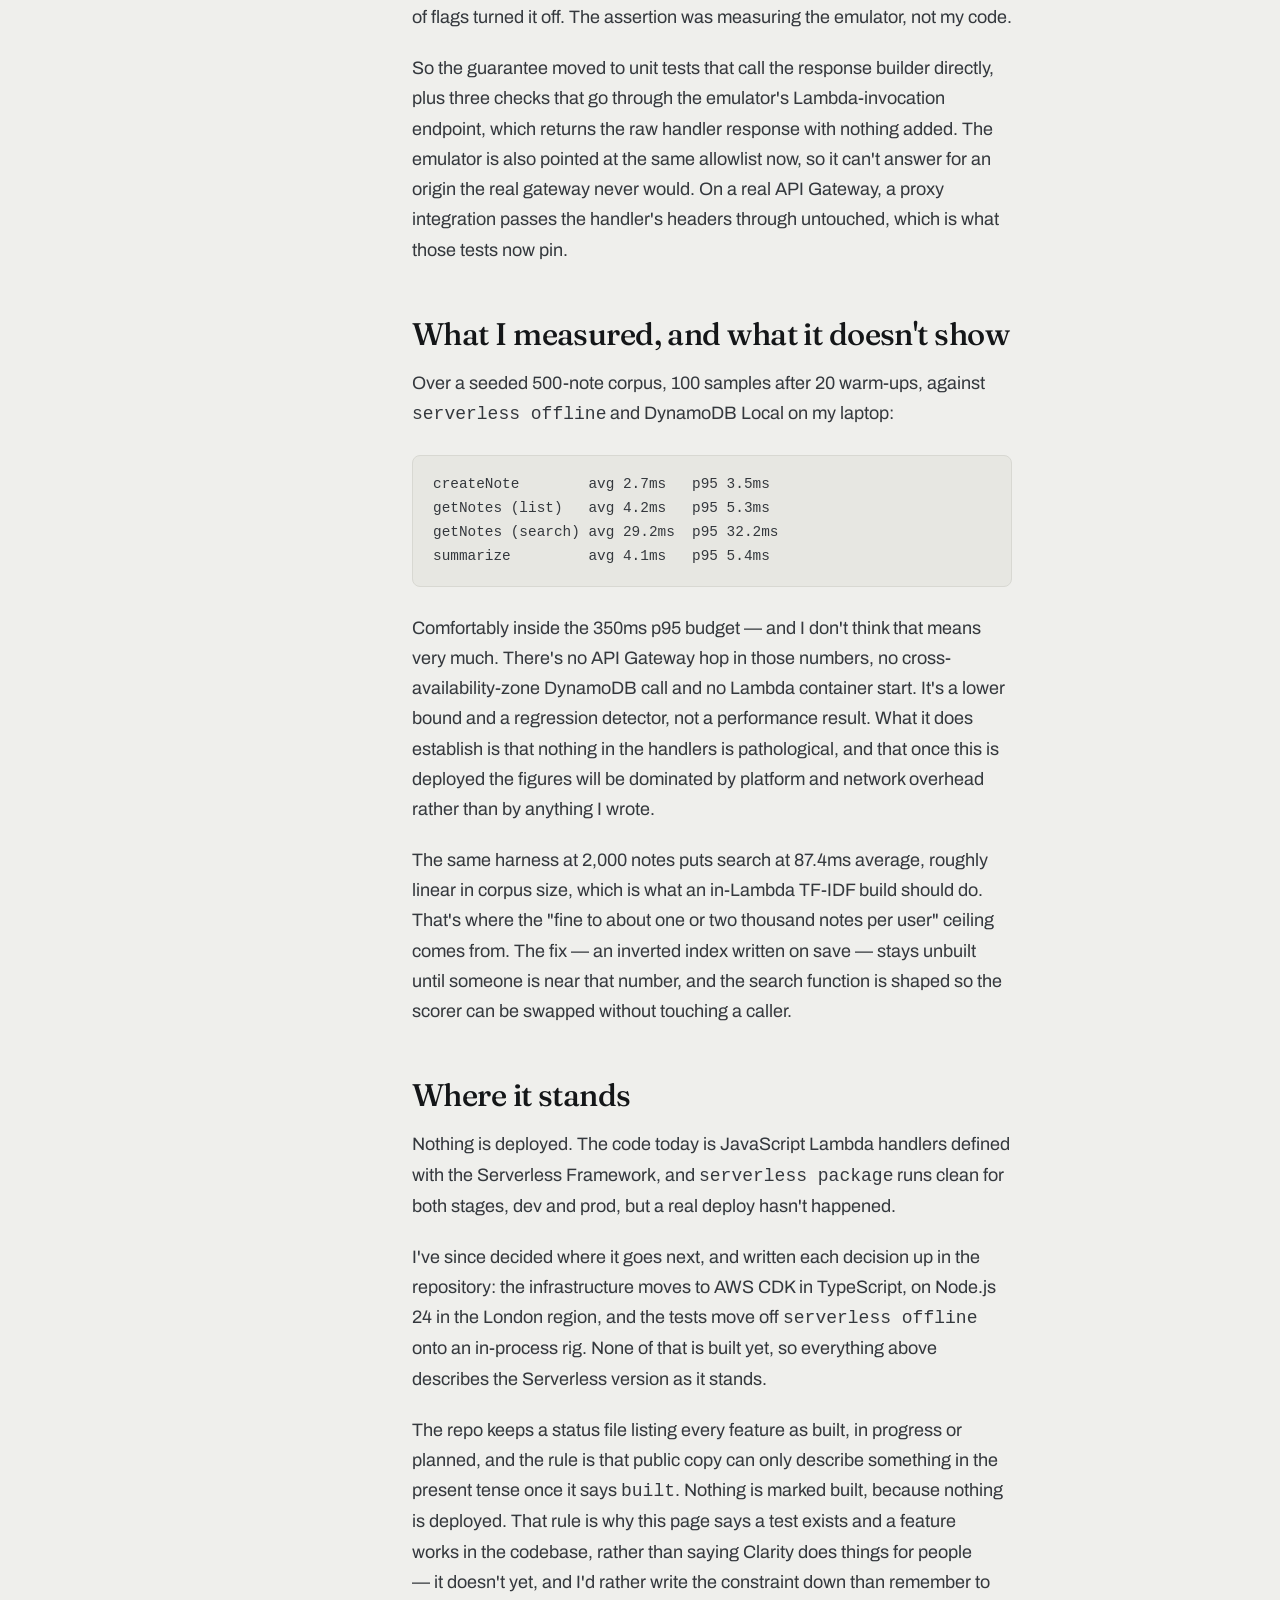
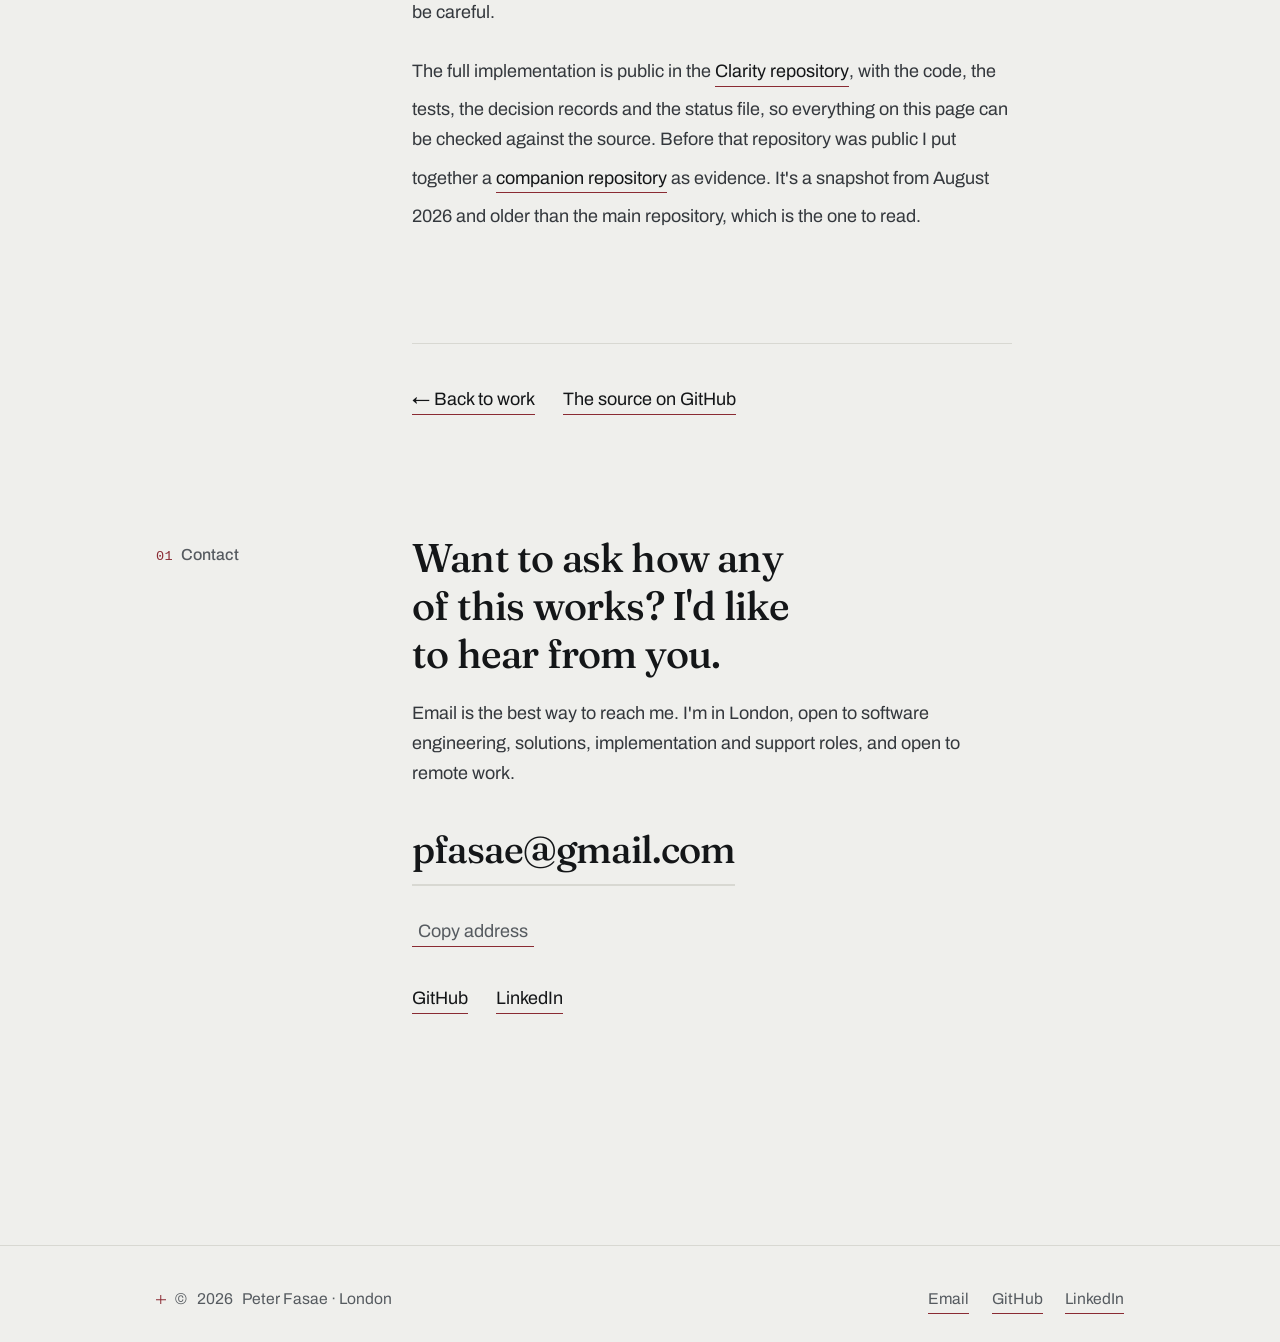
<file: clarity.html>
<!DOCTYPE html>
<html lang="en-GB">
<head>
<meta charset="utf-8">
<meta name="viewport" content="width=device-width, initial-scale=1">

<title>Clarity — proving a note never left · Peter Fasae</title>
<meta name="description" content="An engineering case study: designing a privacy boundary around a third-party AI service in a serverless note-taking system, and building a test that fails if a single request escapes.">
<link rel="canonical" href="https://peterfasae.github.io/clarity.html">
<meta name="author" content="Peter Fasae">

<meta property="og:type" content="article">
<meta property="og:title" content="Clarity — proving a note never left">
<meta property="og:description" content="Designing a privacy boundary around a third-party AI service, and building a test that fails if a single request escapes.">
<meta property="og:url" content="https://peterfasae.github.io/clarity.html">
<meta property="og:image" content="https://peterfasae.github.io/assets/img/preview.png?v=2">
<meta property="og:image:alt" content="Peter Fasae: I build software, then make it work where it lands. Software engineering, technical solutions, implementation.">
<meta property="og:image:width" content="1200">
<meta property="og:image:height" content="630">
<meta name="twitter:card" content="summary_large_image">

<meta name="theme-color" content="#efefec" media="(prefers-color-scheme: light)">
<meta name="theme-color" content="#121316" media="(prefers-color-scheme: dark)">

<link rel="icon" href="data:image/svg+xml,%3Csvg xmlns='http://www.w3.org/2000/svg' viewBox='0 0 64 64'%3E%3Crect width='64' height='64' rx='14' fill='%23141618'/%3E%3Ctext x='32' y='44' font-family='Georgia,serif' font-size='34' fill='%23efefec' text-anchor='middle'%3EP%3C/text%3E%3C/svg%3E">

<link rel="preconnect" href="https://fonts.googleapis.com">
<link rel="preconnect" href="https://fonts.gstatic.com" crossorigin>
<link href="https://fonts.googleapis.com/css2?family=Archivo:wght@400;500&family=Fraunces:opsz,wght@9..144,400..600&display=swap" rel="stylesheet">

<link rel="stylesheet" href="assets/site.css?v=8">
</head>

<body>
<a class="skip" href="#main">Skip to content</a>

<header class="site-head">
  <div class="wrap head-inner">
    <a class="wordmark" href="/">Peter Fasae<span class="mark" aria-hidden="true"></span></a>
    <nav class="nav" aria-label="Sections">
      <a class="nav-section" href="/#work">Work</a>
      <a class="nav-section" href="/#experience">Experience</a>
      <a class="nav-section" href="/#about">About</a>
      <a class="nav-cta" href="#contact">Contact</a>
      <button class="theme-btn" id="themeBtn" type="button" aria-label="Switch to dark theme">
        <svg class="icon-sun" viewBox="0 0 24 24" fill="none" stroke="currentColor" stroke-width="1.7" stroke-linecap="round" aria-hidden="true"><circle cx="12" cy="12" r="4.5"/><path d="M12 2v2M12 20v2M2 12h2M20 12h2M4.9 4.9l1.4 1.4M17.7 17.7l1.4 1.4M19.1 4.9l-1.4 1.4M6.3 17.7l-1.4 1.4"/></svg>
        <svg class="icon-moon" viewBox="0 0 24 24" fill="none" stroke="currentColor" stroke-width="1.7" stroke-linecap="round" stroke-linejoin="round" aria-hidden="true"><path d="M20 14.5A8.5 8.5 0 0 1 9.5 4a8.5 8.5 0 1 0 10.5 10.5z"/></svg>
      </button>
    </nav>
  </div>
</header>

<main id="main">

  <div class="case-head wrap">
    <a class="back" href="/#work">← Back to work</a>
    <h1>Proving a note never left</h1>
    <p class="case-lede">Clarity is a note-taking system for people with ADHD. The engineering
      problem I spent longest on isn't really about notes: it's about drawing a boundary around a
      third-party AI service, and then proving the boundary holds.</p>

    <dl class="case-facts">
      <div><dt>Built by</dt><dd>Me</dd></div>
      <div><dt>Started</dt><dd>2025</dd></div>
      <div><dt>Stack</dt><dd>Node, Serverless Framework, Lambda, API Gateway, DynamoDB, Cognito, React</dd></div>
      <div><dt>Tests</dt><dd>270, passing on 4 November 2026</dd></div>
      <div><dt>Status</dt><dd>In development, not deployed</dd></div>
    </dl>

    <section class="in-short" aria-labelledby="in-short-title">
      <h2 id="in-short-title">In short</h2>
      <ul>
        <li><strong>The problem.</strong> Summarising well means sending a note to a language model,
          and notes are close to the worst thing to send anywhere by accident. So the AI feature is
          off by default, and the server refuses to switch it on without consent on record.</li>
        <li><strong>The proof.</strong> A test points the AI SDK at a recorder inside the test rig,
          drives every route that could reach the model, and fails if a single request arrives while
          the feature is off. The next test proves the recorder can count.</li>
        <li><strong>Where it stands.</strong> In development and not deployed. 270 tests passed on
          4 November 2026. The code is on the Serverless Framework today, and the move to AWS CDK is
          decided but not built.</li>
      </ul>
    </section>
  </div>

  <div class="section wrap case-body">
    <nav class="toc" aria-labelledby="toc-title">
      <h2 class="toc-title" id="toc-title">On this page</h2>
      <ol>
        <li><a href="#why">Why the boundary matters</a></li>
        <li><a href="#decided">How it's decided</a></li>
        <li><a href="#proved">How it's proved</a></li>
        <li><a href="#provider">When the provider misbehaves</a></li>
        <li><a href="#ownership">Whose note is it</a></li>
        <li><a href="#cors">The CORS test that was lying</a></li>
        <li><a href="#measured">What I measured</a></li>
        <li><a href="#status">Where it stands</a></li>
      </ol>
    </nav>

    <div class="prose">

      <h2 id="why">Why the boundary matters</h2>
      <p>Most note apps assume you'll come back later and organise — tag it, file it, name it well.
        For someone with ADHD that assumption is the thing that fails, so Clarity computes the
        organising instead of asking for it: a summary and any action items are worked out when you
        save, not entered by hand.</p>
      <p>Which creates the problem. Summarising well means sending what someone wrote to a language
        model, and notes are close to the worst category of thing to send anywhere by accident.
        People write medical appointments, money, and things about their families in them. The
        users I was building for are also, as a group, already over-monitored at school and at work.</p>
      <p>So the feature is off by default and has to be turned on deliberately. That much is easy to
        say. The engineering question is how anyone could believe it.</p>

      <h2 id="decided">How it's decided</h2>
      <p>AI assistance is a per-user preference, off unless switched on, and the flag can't be set
        without consent recorded alongside it — sending <code>aiEnabled: true</code> on its own is
        rejected with <strong>422 consent_required</strong>.</p>
      <p>Asking for the language model while the flag is off returns <strong>409 ai_disabled</strong>
        rather than quietly falling back to the local summariser. A silent downgrade would be
        friendlier and worse: the caller would have no way to tell which engine wrote the summary it
        just got back. Every summary is labelled with the engine that produced it for the same
        reason.</p>

      <h2 id="proved">How it's proved</h2>
      <p>An assertion that the code doesn't call Anthropic is only as good as my ability to imagine
        every path that might. So the test doesn't inspect the code — it watches the network.</p>
      <p><code>ANTHROPIC_BASE_URL</code> points the SDK at a small HTTP server running inside the test
        rig. Anything the API sends, through any code path I thought of or didn't, arrives there and
        is counted. One test then drives every route that could plausibly reach the model — create,
        update, summarise, read summary, search, list actions, export — and asserts the counter is
        still zero.</p>

      <div class="snippet"><code>const { count, requests } = await recorder.hits();
expect({ count, requests }).toEqual({ count: 0, requests: [] });</code></div>

      <p>The next test turns the flag on and asserts the counter goes up. That one matters more than
        it looks: a counter that can only ever read zero isn't evidence of anything.</p>

      <blockquote class="pull">
        A zero-hit assertion is only worth anything if the counter can go up.
        <cite>— from the comment on the recorder, explaining why it also answers convincingly enough for the real path to succeed</cite>
      </blockquote>

      <figure class="figure">
        <img src="assets/img/clarity-tests.png" width="2000" height="1294" loading="lazy" decoding="async"
             alt="Terminal output from an earlier run of npm test, in August 2026: ten test files and 121 tests passing, including 'nothing reaches Anthropic, across every route that could have' and 'the recorder does see a request — so the zero above means something'.">
        <figcaption>An earlier run, from August 2026, when the suite had 121 tests. It had 270 on
          4 November 2026, and both of these tests are still in it. I write the test names as
          sentences because they're the part anyone reads first, including me six months
          later.</figcaption>
      </figure>

      <h2 id="provider">When the provider misbehaves</h2>
      <p>Turning the feature on means depending on something outside the system, so the tests cover
        it failing in the three ways that actually happen:</p>
      <ul>
        <li><strong>An error.</strong> The note still saves, summarised locally.</li>
        <li><strong>A hang.</strong> The note still saves, once the engine's own timeout fires. The
          test asserts the whole call finishes in under five seconds — bounded by the timeout I set
          rather than by the Lambda's, which is the difference between a slow save and a lost one.</li>
        <li><strong>A refusal.</strong> These arrive as a perfectly normal 200 with no usable
          content, which is why the code checks <code>stop_reason</code> before reading the response
          rather than trusting the status code.</li>
      </ul>
      <p>In all three the note itself is untouched. The original text is never overwritten by a
        summary — the summary sits alongside it.</p>

      <h2 id="ownership">Whose note is it</h2>
      <p>Every note belongs to a Cognito subject, and the ownership tests try to get at someone
        else's from every direction: read it, read its summary, update it, re-summarise it, delete
        it, list it, search for it, export it. Ten tests, and the ones that matter most are the
        listing and search cases — a wall on the direct route is easy, but data leaks sideways.</p>
      <p>A note that doesn't exist returns 404. A note that exists and belongs to someone else
        returns 403, with a message that says so. Answering 404 for both is the more cautious
        default in general, because a 403 confirms the note is there. Here a note's id is a random
        UUID that nobody else can guess, so there's nothing to enumerate, and keeping the two apart
        makes both the failure and the tests that pin it unambiguous: five ask for another user's
        note and expect 403, and two ask for one that was never created and expect 404.</p>
      <p>Delete gets the same answer without reading the note first. The delete itself is
        conditional on ownership, and when the condition fails DynamoDB hands back the item it
        refused to touch, so the function can tell 403 from 404 with an IAM role that allows
        nothing but <code>DeleteItem</code>.</p>

      <h2 id="cors">The CORS test that was lying</h2>
      <p>The API answers a fixed allowlist of origins, and there's no code path in the service that
        can emit <code>*</code>. Preflight is a real Lambda rather than API Gateway's mock
        integration, because a mock can only be handed one hardcoded origin and an allowlist needs
        to choose per request.</p>
      <p>I'd written the CORS tests over HTTP, and they passed. Then they kept passing for origins
        that should have been refused. <code>serverless offline</code> decorates every response with
        its own CORS headers, so the emulator was echoing back origins my handler had never
        approved — and no combination of flags turned it off. The assertion was measuring the
        emulator, not my code.</p>
      <p>So the guarantee moved to unit tests that call the response builder directly, plus three
        checks that go through the emulator's Lambda-invocation endpoint, which returns the raw
        handler response with nothing added. The emulator is also pointed at the same allowlist
        now, so it can't answer for an origin the real gateway never would. On a real API Gateway,
        a proxy integration passes the handler's headers through untouched, which is what those
        tests now pin.</p>

      <h2 id="measured">What I measured, and what it doesn't show</h2>
      <p>Over a seeded 500-note corpus, 100 samples after 20 warm-ups, against
        <code>serverless offline</code> and DynamoDB Local on my laptop:</p>

      <div class="snippet"><code>createNote        avg 2.7ms   p95 3.5ms
getNotes (list)   avg 4.2ms   p95 5.3ms
getNotes (search) avg 29.2ms  p95 32.2ms
summarize         avg 4.1ms   p95 5.4ms</code></div>

      <p>Comfortably inside the 350ms p95 budget — and I don't think that means very much. There's
        no API Gateway hop in those numbers, no cross-availability-zone DynamoDB call and no Lambda
        container start. It's a lower bound and a regression detector, not a performance result. What
        it does establish is that nothing in the handlers is pathological, and that once this is
        deployed the figures will be dominated by platform and network overhead rather than by
        anything I wrote.</p>
      <p>The same harness at 2,000 notes puts search at 87.4ms average, roughly linear in corpus
        size, which is what an in-Lambda TF-IDF build should do. That's where the "fine to about one
        or two thousand notes per user" ceiling comes from. The fix — an inverted index written on
        save — stays unbuilt until someone is near that number, and the search function is shaped so
        the scorer can be swapped without touching a caller.</p>

      <h2 id="status">Where it stands</h2>
      <p>Nothing is deployed. The code today is JavaScript Lambda handlers defined with the
        Serverless Framework, and <code>serverless package</code> runs clean for both stages, dev
        and prod, but a real deploy hasn't happened.</p>
      <p>I've since decided where it goes next, and written each decision up in the repository:
        the infrastructure moves to AWS CDK in TypeScript, on Node.js 24 in the London region, and
        the tests move off <code>serverless offline</code> onto an in-process rig. None of that is
        built yet, so everything above describes the Serverless version as it stands.</p>
      <p>The repo keeps a status file listing every feature as built, in progress or planned, and the
        rule is that public copy can only describe something in the present tense once it says
        <code>built</code>. Nothing is marked built, because nothing is deployed. That rule is why
        this page says a test exists and a feature works in the codebase, rather than saying Clarity
        does things for people — it doesn't yet, and I'd rather write the constraint down than
        remember to be careful.</p>
      <p>The full implementation is public in the
        <a class="link" href="https://github.com/PeterFasae/clarity" target="_blank" rel="noopener">Clarity repository</a>,
        with the code, the tests, the decision records and the status file, so everything on this
        page can be checked against the source. Before that repository was public I put together a
        <a class="link" href="https://github.com/PeterFasae/clarity-architecture" target="_blank" rel="noopener">companion repository</a>
        as evidence. It's a snapshot from August 2026 and older than the main repository, which is
        the one to read.</p>

      <p class="case-nav elsewhere">
        <a class="link" href="/#work">← Back to work</a>
        <a class="link" href="https://github.com/PeterFasae/clarity" target="_blank" rel="noopener">The source on GitHub</a>
      </p>

    </div>
  </div>

  <section class="section wrap" id="contact" aria-labelledby="contact-title">
    <div class="band">
      <h2 class="band-label" id="contact-title">Contact</h2>
      <div class="contact">
        <p class="contact-lede">Want to ask how any of this works? I'd like to hear from you.</p>
        <p class="measure">Email is the best way to reach me. I'm in London, open to software
          engineering, solutions, implementation and support roles, and open to remote work.</p>

        <a class="contact-mail" href="mailto:pfasae@gmail.com">pfasae@gmail.com</a>

        <p>
          <button class="link link-muted" id="copyBtn" type="button" data-email="pfasae@gmail.com">Copy address</button>
          <span class="vh" role="status" aria-live="polite" id="copyStatus"></span>
        </p>

        <p class="elsewhere">
          <a class="link" href="https://github.com/PeterFasae" target="_blank" rel="noopener">GitHub</a>
          <a class="link" href="https://www.linkedin.com/in/peterfasae" target="_blank" rel="noopener">LinkedIn</a>
        </p>
      </div>
    </div>
  </section>

</main>

<footer class="site-foot">
  <div class="wrap foot-inner">
    <p><span class="mark" aria-hidden="true"></span>© <span id="year">2026</span> Peter Fasae · London</p>
    <p class="foot-links">
      <a class="link link-muted" href="mailto:pfasae@gmail.com">Email</a>
      <a class="link link-muted" href="https://github.com/PeterFasae" target="_blank" rel="noopener">GitHub</a>
      <a class="link link-muted" href="https://www.linkedin.com/in/peterfasae" target="_blank" rel="noopener">LinkedIn</a>
    </p>
  </div>
</footer>

<script src="assets/site.js?v=8" defer></script>
</body>
</html>
</file>
<file: assets/site.css>
/* ==========================================================================
   Peter Fasae — shared styles

   Two type families, no framework, no build step. Monospace is the system
   stack and only appears around code, so there is nothing tracked-out and
   tiny anywhere in the reading experience.
   ========================================================================== */

:root {
  --paper:     #efefec;
  --raised:    #e7e7e2;
  --ink:       #141618;
  --ink-soft:  #34383d;
  --muted:     #565b60;
  --rule:      #d8d8d2;
  --accent:    #8a2b33;
  --invert-bg: #141618;
  --invert-fg: #efefec;

  --display: 'Fraunces', 'Iowan Old Style', Georgia, serif;
  --body: 'Archivo', ui-sans-serif, system-ui, -apple-system, 'Segoe UI', Helvetica, Arial, sans-serif;
  --mono: ui-monospace, SFMono-Regular, Menlo, Consolas, monospace;

  /* Lands around 68 characters per line at the desktop body size, measured. */
  --measure: 60ch;
  --page: 1080px;
  --pad: clamp(1.25rem, 5vw, 3.5rem);
  --section: clamp(4rem, 9vw, 7rem);

  color-scheme: light;
}

[data-theme='dark'] {
  --paper: #121316;
  --raised: #191b1e;
  --ink: #eceae6;
  --ink-soft: #c6c8c6;
  --muted: #9ba0a4;
  --rule: #2b2e33;
  --accent: #e08b91;
  --invert-bg: #eceae6;
  --invert-fg: #121316;
  color-scheme: dark;
}

@media (prefers-color-scheme: dark) {
  :root:not([data-theme='light']) {
    --paper: #121316;
    --raised: #191b1e;
    --ink: #eceae6;
    --ink-soft: #c6c8c6;
    --muted: #9ba0a4;
    --rule: #2b2e33;
    --accent: #e08b91;
    --invert-bg: #eceae6;
    --invert-fg: #121316;
    color-scheme: dark;
  }
}

*, *::before, *::after { box-sizing: border-box; }

html {
  -webkit-text-size-adjust: 100%;
  scroll-behavior: smooth;
  scroll-padding-top: 5rem;
}

body {
  margin: 0;
  background: var(--paper);
  color: var(--ink);
  font-family: var(--body);
  font-size: 1.0625rem;
  line-height: 1.68;
  -webkit-font-smoothing: antialiased;
  text-rendering: optimizeLegibility;
  position: relative;
}

/* A very faint paper grain, the one texture on the whole site. Fixed and
   pointer-events:none, so it never affects layout, hit-testing, or contrast
   — at this opacity it's under the threshold that matters for reading, and
   nothing anywhere depends on it for information. */
body::after {
  content: '';
  position: fixed;
  inset: 0;
  z-index: 2;
  pointer-events: none;
  opacity: 0.035;
  mix-blend-mode: multiply;
  background-image: url("data:image/svg+xml,%3Csvg xmlns='http://www.w3.org/2000/svg'%3E%3Cfilter id='n'%3E%3CfeTurbulence type='fractalNoise' baseFrequency='0.85' numOctaves='2' stitchTiles='stitch'/%3E%3C/filter%3E%3Crect width='100%25' height='100%25' filter='url(%23n)'/%3E%3C/svg%3E");
  background-size: 160px 160px;
}
[data-theme='dark'] body::after { opacity: 0.05; mix-blend-mode: overlay; }

@media (min-width: 40rem) {
  body { font-size: 1.125rem; }
}

/* Fraunces is a characterful face. WONK and a high SOFT are what make it look
   mannered, so both are dialled down and it reads as a plain book serif. */
h1, h2, h3, h4 {
  margin: 0;
  font-family: var(--display);
  font-variation-settings: 'SOFT' 0, 'WONK' 0;
  font-weight: 500;
  line-height: 1.12;
  letter-spacing: -0.018em;
  text-wrap: balance;
}

p { margin: 0 0 1.15em; text-wrap: pretty; }
p:last-child { margin-bottom: 0; }

a { color: inherit; }

img { max-width: 100%; height: auto; display: block; }

:focus-visible {
  outline: 2px solid var(--accent);
  outline-offset: 3px;
  border-radius: 2px;
}

::selection { background: var(--accent); color: var(--paper); }

.skip {
  position: absolute; left: 1rem; top: 1rem; z-index: 100;
  transform: translateY(-250%);
  background: var(--invert-bg); color: var(--invert-fg);
  padding: 0.75rem 1.1rem; border-radius: 6px;
  font-size: 0.95rem; text-decoration: none;
}
.skip:focus { transform: none; }

.vh {
  position: absolute; width: 1px; height: 1px; margin: -1px; padding: 0;
  overflow: hidden; clip-path: inset(50%); white-space: nowrap; border: 0;
}

/* A small crosshair, reused a handful of times (header, footer, the pulled
   statement) rather than left as one-off decoration. Drawn in CSS so it's
   one accent-coloured shape wherever it appears, at any size. */
.mark {
  --mark: 0.85rem;
  position: relative;
  display: inline-block;
  width: var(--mark);
  height: var(--mark);
  flex: none;
}
.mark::before, .mark::after { content: ''; position: absolute; background: var(--accent); }
.mark::before { left: 50%; top: 0; bottom: 0; width: 1.5px; transform: translateX(-50%); }
.mark::after { top: 50%; left: 0; right: 0; height: 1.5px; transform: translateY(-50%); }

/* --------------------------------------------------------------------------
   Layout
   -------------------------------------------------------------------------- */

.wrap {
  width: 100%;
  max-width: var(--page);
  margin-inline: auto;
  padding-inline: var(--pad);
}

.section { padding-block: var(--section); }
.section + .section,
.section + .pull-stmt { padding-top: 0; }

/* Contact opens with a display-size line of its own, so it needs air between
   it and the pulled statement or the two big serif blocks read as one. */
.pull-stmt + .section { padding-top: clamp(3rem, 7vw, 5rem); }

.measure { max-width: var(--measure); }

/* Label in the margin on wide screens, above the content on narrow ones.
   One layout idea, used consistently, instead of a grid per section. */
.band { display: grid; gap: clamp(1.5rem, 4vw, 3rem); }

@media (min-width: 64rem) {
  .band {
    grid-template-columns: minmax(0, 12rem) minmax(0, 1fr);
    gap: clamp(2rem, 5vw, 4.5rem);
  }
}

/* A margin label, not a title. The serif belongs to things you read, so this
   one drops back to the body face at body weight. Numbered automatically —
   four labelled sections on the page, counted in document order, so nothing
   drifts out of sync if a section is ever added or removed. */
main { counter-reset: section; }

.band-label {
  margin: 0;
  font-family: var(--body);
  font-variation-settings: normal;
  font-size: 1rem;
  font-weight: 500;
  line-height: 1.5;
  letter-spacing: 0;
  color: var(--muted);
  counter-increment: section;
}

.band-label::before {
  content: counter(section, decimal-leading-zero) ' ';
  font-family: var(--mono);
  font-size: 0.85em;
  color: var(--accent);
  letter-spacing: 0.02em;
}

@media (min-width: 64rem) {
  .band-label { padding-top: 0.55rem; }
}

/* --------------------------------------------------------------------------
   Header
   -------------------------------------------------------------------------- */

.site-head {
  position: sticky; top: 0; z-index: 50;
  background: color-mix(in srgb, var(--paper) 90%, transparent);
  backdrop-filter: blur(12px);
  -webkit-backdrop-filter: blur(12px);
  border-bottom: 1px solid transparent;
  transition: border-color 0.2s;
}
.site-head[data-scrolled='true'] { border-bottom-color: var(--rule); }

.head-inner {
  display: flex; align-items: center; justify-content: space-between;
  gap: 1rem; min-height: 4rem;
}

.wordmark {
  display: inline-flex;
  align-items: center;
  gap: 0.55rem;
  font-family: var(--display);
  font-variation-settings: 'SOFT' 0, 'WONK' 0;
  font-size: 1.15rem;
  font-weight: 600;
  letter-spacing: -0.02em;
  text-decoration: none;
  white-space: nowrap;
  padding-block: 0.5rem;
}
.wordmark .mark { --mark: 0.7rem; }

.nav { display: flex; align-items: center; gap: clamp(0.5rem, 2vw, 1.5rem); }

.nav a {
  position: relative;
  text-decoration: none;
  color: var(--muted);
  font-size: 1rem;
  padding: 0.6rem 0.35rem;
  transition: color 0.15s;
}
.nav a::after {
  content: '';
  position: absolute;
  left: 0.35rem; right: 0.35rem; bottom: 0.15rem;
  height: 1.5px;
  background: var(--accent);
  transform: scaleX(0);
  transform-origin: left;
  transition: transform 0.25s ease;
}
.nav a:hover, .nav a[aria-current='page'], .nav a[aria-current='true'] { color: var(--ink); }
.nav a:hover::after,
.nav a[aria-current='page']::after,
.nav a[aria-current='true']::after { transform: scaleX(1); }

/* Contact is the one link that does a job, so it's drawn as a quiet button and
   is the only one that survives on a phone. */
.nav .nav-cta {
  color: var(--ink);
  border: 1px solid var(--rule);
  border-radius: 999px;
  padding: 0.55rem 1rem;
  margin-left: 0.25rem;
  transition: border-color 0.15s;
}
.nav .nav-cta::after { display: none; }
.nav .nav-cta:hover,
.nav .nav-cta[aria-current='true'] { border-color: var(--accent); }

/* Below ~40rem the name, three section links, the Contact button and the
   toggle don't fit on one line. The section links are the part worth losing.
   A hamburger for three links would be more machinery than the problem. */
@media (max-width: 40rem) {
  .nav-section { display: none; }
}

.theme-btn {
  appearance: none; cursor: pointer;
  position: relative;
  width: 2.75rem; height: 2.75rem;
  background: none; border: 0; color: var(--muted); border-radius: 50%;
  transition: color 0.15s;
}
.theme-btn:hover { color: var(--ink); }

.theme-btn svg {
  position: absolute; inset: 0; margin: auto;
  width: 1.15rem; height: 1.15rem;
  transition: opacity 0.25s ease, transform 0.35s ease;
}
.icon-moon { opacity: 0; transform: rotate(-35deg) scale(0.6); }
[data-theme='dark'] .icon-sun { opacity: 0; transform: rotate(35deg) scale(0.6); }
[data-theme='dark'] .icon-moon { opacity: 1; transform: rotate(0deg) scale(1); }

/* Without JS the button does nothing, so at least let the icon it shows
   match the theme the media query already put the page in. */
@media (prefers-color-scheme: dark) {
  html:not([data-theme]) .icon-sun { opacity: 0; }
  html:not([data-theme]) .icon-moon { opacity: 1; }
}

/* --------------------------------------------------------------------------
   Hero
   -------------------------------------------------------------------------- */

.hero { padding-block: clamp(3rem, 9vw, 6rem) clamp(2rem, 6vw, 4rem); }

/* Text first, portrait second — so it reads in the right order on a phone
   and on a screen reader, regardless of where the photo sits visually. */
.hero-grid { display: grid; gap: clamp(2.25rem, 5vw, 4rem); align-items: center; }

@media (min-width: 60rem) {
  .hero-grid { grid-template-columns: minmax(0, 1fr) minmax(0, 19rem); }
}

/* The positioning, said once and quietly, above the headline rather than
   inside it. A list so a screen reader hears three things, not one run-on. */
.eyebrow {
  list-style: none;
  margin: 0 0 1.5rem;
  padding: 0;
  display: flex; flex-wrap: wrap; align-items: center;
  gap: 0.35rem 0;
  font-size: 0.98rem;
  font-weight: 500;
  color: var(--muted);
}
.eyebrow li { display: inline-flex; align-items: center; }
.eyebrow li + li::before {
  content: '';
  width: 0.3rem; height: 0.3rem;
  margin-inline: 0.75rem;
  border-radius: 50%;
  background: var(--accent);
}

.hero h1 {
  font-size: clamp(2.1rem, 5.4vw, 3.4rem);
  max-width: 18ch;
  margin-bottom: 1.6rem;
}

/* One word allowed to swing on the WONK/SOFT axes the rest of the type
   deliberately avoids — controlled in one place instead of everywhere, which
   is what makes it read as a choice rather than a font behaving oddly. */
.hero h1 em {
  font-style: italic;
  font-variation-settings: 'SOFT' 40, 'WONK' 1;
  font-weight: 400;
}

/* A second card sits behind the photo, offset and rotated the other way —
   the kind of small imprecision that reads as placed by hand rather than
   generated. Falls away cleanly at any width; nothing here holds layout. */
.portrait { position: relative; margin: 0; max-width: 19rem; }
.portrait::before {
  content: '';
  position: absolute;
  inset: 0.6rem -0.6rem -0.6rem 0.6rem;
  border: 1.5px solid var(--accent);
  border-radius: 10px;
  transform: rotate(2deg);
  z-index: -1;
}
.portrait img {
  width: 100%;
  border-radius: 10px;
  border: 1px solid var(--rule);
  transform: rotate(-1.4deg);
  transition: transform 0.35s ease;
}
.portrait:hover img { transform: rotate(0deg); }
.portrait figcaption {
  margin-top: 1rem;
  font-size: 0.95rem;
  color: var(--muted);
}

@media (prefers-reduced-motion: reduce) {
  .portrait img { transition: none; }
}

/* Two actions, not five. The first is what most people want, the second is
   for the ones who already know they want to talk. */
.cta-row { display: flex; flex-wrap: wrap; gap: 0.75rem; margin-top: 2rem; }

.btn {
  display: inline-flex; align-items: center;
  padding: 0.85rem 1.4rem;
  border-radius: 999px;
  border: 1px solid var(--invert-bg);
  background: var(--invert-bg);
  color: var(--invert-fg);
  font-size: 1rem;
  font-weight: 500;
  text-decoration: none;
  transition: opacity 0.15s;
}
.btn:hover { opacity: 0.85; }

.btn-quiet {
  background: transparent;
  color: var(--ink);
  border-color: var(--rule);
}
.btn-quiet:hover { border-color: var(--ink); opacity: 1; }

.hero-lede {
  font-size: clamp(1.1rem, 1.6vw, 1.25rem);
  color: var(--ink-soft);
  max-width: 54ch;
}

.hero-meta {
  display: flex; flex-wrap: wrap; align-items: center;
  gap: 0.6rem 1.4rem;
  margin-top: 2.2rem;
  font-size: 1rem;
  color: var(--muted);
}

/* A still dot. It used to pulse, which is the one thing on the page that
   moved without being asked to. */
.availability { display: inline-flex; align-items: baseline; gap: 0.55rem; }
.availability::before {
  content: ''; width: 0.5rem; height: 0.5rem; border-radius: 50%;
  background: var(--accent); flex: none;
  transform: translateY(-0.1em);
}

/* --------------------------------------------------------------------------
   Work
   -------------------------------------------------------------------------- */

.work { display: grid; gap: clamp(3rem, 7vw, 5rem); }

/* Each item gets a numeral and a small mark in its own column, rather than
   the section-level margin label repeating per row. Clarity is given more
   room and a filled-in numeral — the one thing on the page allowed to look
   heavier than everything around it, because it is. */
/* On a phone the numeral sits above the text rather than beside it. The
   column it used to take cost the facts and lists a fifth of their width. */
.work-item {
  display: grid;
  grid-template-columns: minmax(0, 1fr);
  gap: 0.6rem;
}

.work-mark { display: flex; align-items: center; gap: 0.9rem; }

@media (min-width: 40rem) {
  .work-item { grid-template-columns: minmax(0, 5.5rem) minmax(0, 1fr); gap: 1.75rem; }
  .work-mark { flex-direction: column; align-items: flex-start; gap: 0.7rem; }
}

.work-num {
  font-family: var(--display);
  font-variation-settings: 'SOFT' 0, 'WONK' 0;
  font-weight: 500;
  font-size: clamp(2.1rem, 5vw, 3rem);
  line-height: 1;
  letter-spacing: -0.02em;
  color: var(--rule);
}
@supports (-webkit-text-stroke: 1px black) {
  .work-num {
    color: transparent;
    -webkit-text-stroke: 1px var(--rule);
  }
}

.work-icon { width: 1.5rem; height: 1.5rem; color: var(--accent); opacity: 0.85; }

.work-item--flagship .work-num {
  font-size: clamp(2.5rem, 6vw, 3.8rem);
  color: var(--rule);
}
@supports (-webkit-text-stroke: 1px black) {
  .work-item--flagship .work-num {
    color: transparent;
    -webkit-text-stroke: 1.5px var(--accent);
  }
}
.work-item--flagship .work-icon { width: 1.7rem; height: 1.7rem; opacity: 1; }

.work-item h3 {
  font-size: clamp(1.5rem, 2.6vw, 1.95rem);
  margin-bottom: 0.9rem;
}
.work-item--flagship h3 { font-size: clamp(1.9rem, 3.6vw, 2.6rem); }
.work-item--minor h3 { font-size: clamp(1.25rem, 2vw, 1.5rem); }

.work-item p { color: var(--ink-soft); max-width: var(--measure); }

/* The line above a title: who it was for, when, and on what terms. */
.kicker,
.work-item .kicker {
  margin: 0 0 0.4rem;
  font-size: 0.95rem;
  color: var(--muted);
}

.work-item .lede { font-size: clamp(1.05rem, 1.4vw, 1.15rem); }

/* Says what something is before anyone reads about it. Used for the one
   reconstruction on the page, so it can't be mistaken for production code. */
.work-item .badge {
  display: inline-block;
  margin: 0 0 1.1rem;
  padding: 0.35rem 0.75rem;
  border: 1px solid var(--accent);
  border-radius: 6px;
  font-size: 0.92rem;
  line-height: 1.45;
  color: var(--ink);
}

/* The facts a reviewer checks first, set as ruled rows rather than cards:
   a label they can scan down, and the claim beside it. */
.facts {
  margin: 1.5rem 0 1.75rem;
  max-width: var(--measure);
  border-top: 1px solid var(--rule);
}
.facts div {
  display: grid;
  gap: 0.1rem;
  padding-block: 0.7rem;
  border-bottom: 1px solid var(--rule);
}
@media (min-width: 40rem) {
  .facts div { grid-template-columns: minmax(0, 8.5rem) minmax(0, 1fr); gap: 1.25rem; }
}
.facts dt { color: var(--muted); font-size: 0.95rem; padding-top: 0.05rem; }
.facts dd { margin: 0; font-size: 1rem; line-height: 1.55; color: var(--ink); }

.shows-title {
  margin: 0 0 0.6rem;
  font-family: var(--body);
  font-variation-settings: normal;
  font-size: 1rem;
  font-weight: 500;
  letter-spacing: 0;
}
.shows {
  list-style: none;
  margin: 0;
  padding: 0;
  display: grid;
  gap: 0.65rem;
  max-width: var(--measure);
}
.shows li { position: relative; padding-left: 1.35rem; color: var(--ink-soft); }
.shows li::before {
  content: '';
  position: absolute; left: 0.1rem; top: 0.8em;
  width: 0.6rem; height: 1.5px;
  background: var(--accent);
}

.work-links {
  display: flex; flex-wrap: wrap; gap: 0.5rem 1.5rem;
  margin-top: 1.1rem;
}

/* One link style everywhere: a permanent underline, so it's still legible as
   a link with motion turned off, that thickens and lifts slightly on hover. */
.link {
  display: inline-block;
  position: relative;
  color: var(--ink);
  text-decoration: none;
  /* Enough to clear a 44px tap target at the body size. */
  padding-block: 0.5rem;
}
.link::after {
  content: '';
  position: absolute;
  left: 0; right: 0; bottom: 0.42em;
  height: 1px;
  background: var(--accent);
  transition: height 0.18s ease, bottom 0.18s ease;
}
.link:hover::after, .link:focus-visible::after { height: 2px; bottom: 0.46em; }

/* The copy-address control is a button because it does something to the page,
   not somewhere you can navigate to. It just borrows the link's appearance. */
button.link { background: none; border: 0; font: inherit; cursor: pointer; }

.link-muted { color: var(--muted); }

.section-intro {
  max-width: var(--measure);
  margin-bottom: clamp(1.5rem, 3vw, 2.25rem);
  color: var(--ink-soft);
}

/* --------------------------------------------------------------------------
   Where I fit
   -------------------------------------------------------------------------- */

/* Three rows, read like a table: what the role needs on the left, where on
   the page it's shown on the right. One identity, three ways into it. */
.paths { list-style: none; margin: 0; padding: 0; }

.path {
  display: grid;
  gap: 0.9rem;
  padding-block: 1.5rem;
  border-top: 1px solid var(--rule);
}
.path:last-child { border-bottom: 1px solid var(--rule); }

@media (min-width: 48rem) {
  .path {
    grid-template-columns: minmax(0, 1fr) minmax(0, 13rem);
    gap: 2.5rem;
    align-items: start;
  }
}

.path h3 { font-size: clamp(1.25rem, 2vw, 1.45rem); margin-bottom: 0.5rem; }
.path p { color: var(--ink-soft); max-width: var(--measure); }

.path-evidence ul { list-style: none; margin: 0; padding: 0; }
.path-evidence .link { padding-block: 0.4rem; }
.path-label {
  margin: 0 0 0.1rem;
  font-size: 0.9rem;
  color: var(--muted);
}

/* --------------------------------------------------------------------------
   Commercial work
   -------------------------------------------------------------------------- */

.cases { display: grid; }

@media (min-width: 48rem) {
  .cases {
    grid-template-columns: repeat(2, minmax(0, 1fr));
    column-gap: clamp(1.75rem, 4vw, 3rem);
  }
}

.case {
  padding-block: 1.5rem 1.75rem;
  border-top: 1px solid var(--rule);
}
.case h3 { font-size: clamp(1.2rem, 1.9vw, 1.4rem); margin-bottom: 0.7rem; }
.case p { color: var(--ink-soft); font-size: 1.02rem; }
.case .kicker { font-size: 0.92rem; }

/* --------------------------------------------------------------------------
   Experience
   -------------------------------------------------------------------------- */

.roles { list-style: none; margin: 0; padding: 0; }

.roles li {
  padding-block: 1.3rem;
  border-top: 1px solid var(--rule);
}
.roles li:first-child { border-top: 0; padding-top: 0; }

@media (min-width: 48rem) {
  .roles li {
    display: grid;
    grid-template-columns: minmax(0, 11rem) minmax(0, 1fr);
    gap: 0.5rem 2rem;
    align-items: baseline;
  }
}

.roles .when {
  color: var(--muted);
  font-size: 0.98rem;
  font-variant-numeric: tabular-nums;
}

.roles h3 { font-size: 1.2rem; margin-bottom: 0.15rem; }

.roles .where { color: var(--muted); font-size: 1rem; }

.roles p {
  margin-top: 0.5rem;
  margin-bottom: 0;
  color: var(--ink-soft);
  max-width: var(--measure);
  font-size: 1.02rem;
}
.roles .where { margin-top: 0; }

/* --------------------------------------------------------------------------
   About + contact
   -------------------------------------------------------------------------- */

.about > p { color: var(--ink-soft); max-width: var(--measure); }

.study {
  margin-top: 2.2rem;
  padding-top: 1.6rem;
  border-top: 1px solid var(--rule);
  display: grid;
  gap: 0.9rem;
  max-width: var(--measure);
}

.study-title {
  margin-bottom: 0.2rem;
  font-family: var(--body);
  font-variation-settings: normal;
  font-size: 1rem;
  font-weight: 500;
  letter-spacing: 0;
  color: var(--muted);
}
.study div { font-size: 1.02rem; }
.study strong { font-weight: 500; display: block; }
.study span { color: var(--muted); font-size: 0.98rem; }

/* Grouped by the three kinds of role above, so each reader finds their list. */
.skills {
  margin: 2.2rem 0 0;
  padding-top: 1.6rem;
  border-top: 1px solid var(--rule);
  display: grid;
  gap: 1rem;
  max-width: var(--measure);
}
.skills div { display: grid; gap: 0.15rem; }
@media (min-width: 40rem) {
  .skills div { grid-template-columns: minmax(0, 10.5rem) minmax(0, 1fr); gap: 1.25rem; }
}
.skills dt { font-weight: 500; }
.skills dd { margin: 0; color: var(--ink-soft); font-size: 1.02rem; }

/* The question a recruiter is already asking, set in the display face so the
   end of the page reads as an invitation rather than a footer. */
.contact-lede {
  max-width: 22ch;
  margin-bottom: 1.2rem;
  font-family: var(--display);
  font-variation-settings: 'SOFT' 0, 'WONK' 0;
  font-weight: 500;
  font-size: clamp(1.6rem, 3.6vw, 2.5rem);
  line-height: 1.2;
  letter-spacing: -0.02em;
  text-wrap: balance;
  color: var(--ink);
}
.contact .measure { color: var(--ink-soft); }

/* A sentence already said in About, pulled out and set large — the
   print-magazine trick of reprinting a line from the copy at a size that
   makes someone stop scrolling. Hidden from assistive tech: it repeats a
   sentence read moments earlier in full context, so saying it twice adds
   noise rather than information. */
.pull-stmt {
  display: flex;
  align-items: flex-start;
  gap: 1.1rem;
  padding-block: clamp(1.5rem, 5vw, 3rem);
}
.pull-stmt .mark { margin-top: 0.55em; }
.pull-stmt p {
  margin: 0;
  font-family: var(--display);
  font-variation-settings: 'SOFT' 12, 'WONK' 0;
  font-weight: 500;
  font-size: clamp(1.35rem, 3.2vw, 2.05rem);
  line-height: 1.3;
  letter-spacing: -0.015em;
  max-width: 32ch;
  color: var(--ink);
}

.contact-mail {
  display: inline-block;
  font-family: var(--display);
  font-variation-settings: 'SOFT' 0, 'WONK' 0;
  font-size: clamp(1.5rem, 4vw, 2.4rem);
  font-weight: 500;
  letter-spacing: -0.025em;
  text-decoration: none;
  margin: 0.5rem 0 1.4rem;
  word-break: break-word;
  border-bottom: 2px solid var(--rule);
  padding-bottom: 0.15rem;
  transition: border-color 0.15s;
}
.contact-mail:hover { border-bottom-color: var(--accent); }

.elsewhere {
  display: flex; flex-wrap: wrap;
  gap: 0.5rem 1.75rem;
  margin-top: 0.4rem;
}

/* --------------------------------------------------------------------------
   Footer
   -------------------------------------------------------------------------- */

.site-foot {
  border-top: 1px solid var(--rule);
  margin-top: var(--section);
}

.foot-inner {
  display: flex; flex-wrap: wrap; gap: 0.75rem 2rem;
  justify-content: space-between; align-items: center;
  padding-block: 2rem;
  color: var(--muted);
  font-size: 0.98rem;
}
.foot-inner p { margin: 0; display: inline-flex; align-items: center; gap: 0.6rem; }
.foot-inner .mark { --mark: 0.6rem; }
.foot-inner .foot-links { flex-wrap: wrap; gap: 0 1.4rem; }

/* --------------------------------------------------------------------------
   Case study
   -------------------------------------------------------------------------- */

.case-head { padding-block: clamp(3rem, 8vw, 5rem) clamp(2rem, 5vw, 3rem); }

.back {
  display: inline-block;
  color: var(--muted);
  text-decoration: none;
  font-size: 1rem;
  margin-bottom: 2rem;
  padding-block: 0.6rem;
}
.back:hover { color: var(--ink); }

.case-head h1 {
  font-size: clamp(2rem, 5vw, 3.1rem);
  max-width: 18ch;
  margin-bottom: 1.2rem;
}

.case-lede {
  font-size: clamp(1.15rem, 1.8vw, 1.35rem);
  color: var(--ink-soft);
  max-width: 56ch;
}

.case-facts {
  display: flex; flex-wrap: wrap;
  gap: 1rem 2.5rem;
  margin-top: 2.4rem;
  padding-top: 1.6rem;
  border-top: 1px solid var(--rule);
}

.case-facts div { font-size: 1rem; }
.case-facts dt { color: var(--muted); margin-bottom: 0.15rem; }
.case-facts dd { margin: 0; font-weight: 500; }

/* Three sentences for someone with two minutes: the problem, the proof, the
   status. Everything below is the long version of the same three things. */
.in-short {
  max-width: 62ch;
  margin-top: 2.2rem;
  padding: clamp(1.1rem, 3vw, 1.6rem) clamp(1.1rem, 3vw, 1.75rem);
  background: var(--raised);
  border: 1px solid var(--rule);
  border-left: 2px solid var(--accent);
  border-radius: 8px;
}
.in-short h2,
.toc-title {
  margin-bottom: 0.6rem;
  font-family: var(--body);
  font-variation-settings: normal;
  font-size: 1rem;
  font-weight: 500;
  letter-spacing: 0;
  color: var(--muted);
}
.in-short ul { list-style: none; margin: 0; padding: 0; display: grid; gap: 0.75rem; }
.in-short li { color: var(--ink-soft); font-size: 1.02rem; }
.in-short strong { color: var(--ink); font-weight: 500; }

/* The contents sit in the same margin the homepage uses for its section
   labels, and stay in view while the essay scrolls past. */
/* minmax(0, 1fr), not the implicit auto column: a code snippet's unbroken
   lines would otherwise set the column's minimum width and push the whole
   page sideways on a phone, instead of scrolling inside their own box. */
.case-body { display: grid; grid-template-columns: minmax(0, 1fr); gap: 2.25rem; }
.case-head + .case-body { padding-top: clamp(2rem, 5vw, 3.5rem); }

@media (min-width: 64rem) {
  .case-body {
    grid-template-columns: minmax(0, 12rem) minmax(0, 1fr);
    gap: clamp(2rem, 5vw, 4.5rem);
    align-items: start;
  }
  .toc { position: sticky; top: 5.5rem; }
}

.toc ol { list-style: none; margin: 0; padding: 0; counter-reset: toc; }
.toc li { counter-increment: toc; }
.toc a {
  display: flex;
  gap: 0.6rem;
  padding-block: 0.3rem;
  color: var(--ink-soft);
  text-decoration: none;
  font-size: 0.95rem;
  line-height: 1.4;
}
.toc a::before {
  content: counter(toc, decimal-leading-zero);
  padding-top: 0.15em;
  font-family: var(--mono);
  font-size: 0.8em;
  color: var(--accent);
}
.toc a:hover { color: var(--ink); }

.prose { max-width: var(--measure); }
/* Each heading starts a new part of the argument, so it gets clear space
   above it rather than sitting as close to the last paragraph as the next. */
.prose h2 {
  font-size: clamp(1.5rem, 2.6vw, 1.95rem);
  margin-top: clamp(2.5rem, 5vw, 3.25rem);
  margin-bottom: 1rem;
}
.prose > h2:first-child { margin-top: 0; }
.prose h3 {
  font-size: 1.2rem;
  margin-top: 2rem;
  margin-bottom: 0.6rem;
}
.prose p, .prose li { color: var(--ink-soft); }
.prose ul { margin: 0 0 1.15em; padding-left: 1.2rem; }
.prose li { margin-bottom: 0.5rem; }
.prose strong { font-weight: 500; color: var(--ink); }

/* A quote from the codebase, not decoration — used where the code says the
   thing better than a paraphrase would. */
.pull {
  margin: 2rem 0;
  padding-left: 1.25rem;
  border-left: 2px solid var(--accent);
  font-family: var(--display);
  font-variation-settings: 'SOFT' 0, 'WONK' 0;
  font-size: 1.2rem;
  line-height: 1.4;
  color: var(--ink);
}
.pull cite {
  display: block;
  margin-top: 0.7rem;
  font-family: var(--body);
  font-size: 0.95rem;
  font-style: normal;
  color: var(--muted);
}

.snippet {
  margin: 1.6rem 0;
  padding: 1.1rem 1.25rem;
  background: var(--raised);
  border: 1px solid var(--rule);
  border-radius: 8px;
  overflow-x: auto;
  font-family: var(--mono);
  font-size: 0.9rem;
  line-height: 1.65;
  color: var(--ink-soft);
}
.snippet code { white-space: pre; }

.figure { margin: 2.4rem 0; }
.figure img { border: 1px solid var(--rule); border-radius: 8px; }
.figure figcaption {
  margin-top: 0.8rem;
  font-size: 0.95rem;
  color: var(--muted);
  max-width: var(--measure);
}

.case-nav {
  margin-top: var(--section);
  padding-top: 2rem;
  border-top: 1px solid var(--rule);
}

/* --------------------------------------------------------------------------
   Motion
   -------------------------------------------------------------------------- */

/* What's left is hover and focus feedback and the theme icon swap. Nothing
   moves on its own, and with reduced motion even those are instant. */
@media (prefers-reduced-motion: reduce) {
  html { scroll-behavior: auto; }
  *, *::before, *::after {
    animation-duration: 0.001ms !important;
    animation-iteration-count: 1 !important;
    transition-duration: 0.001ms !important;
  }
}
</file>
